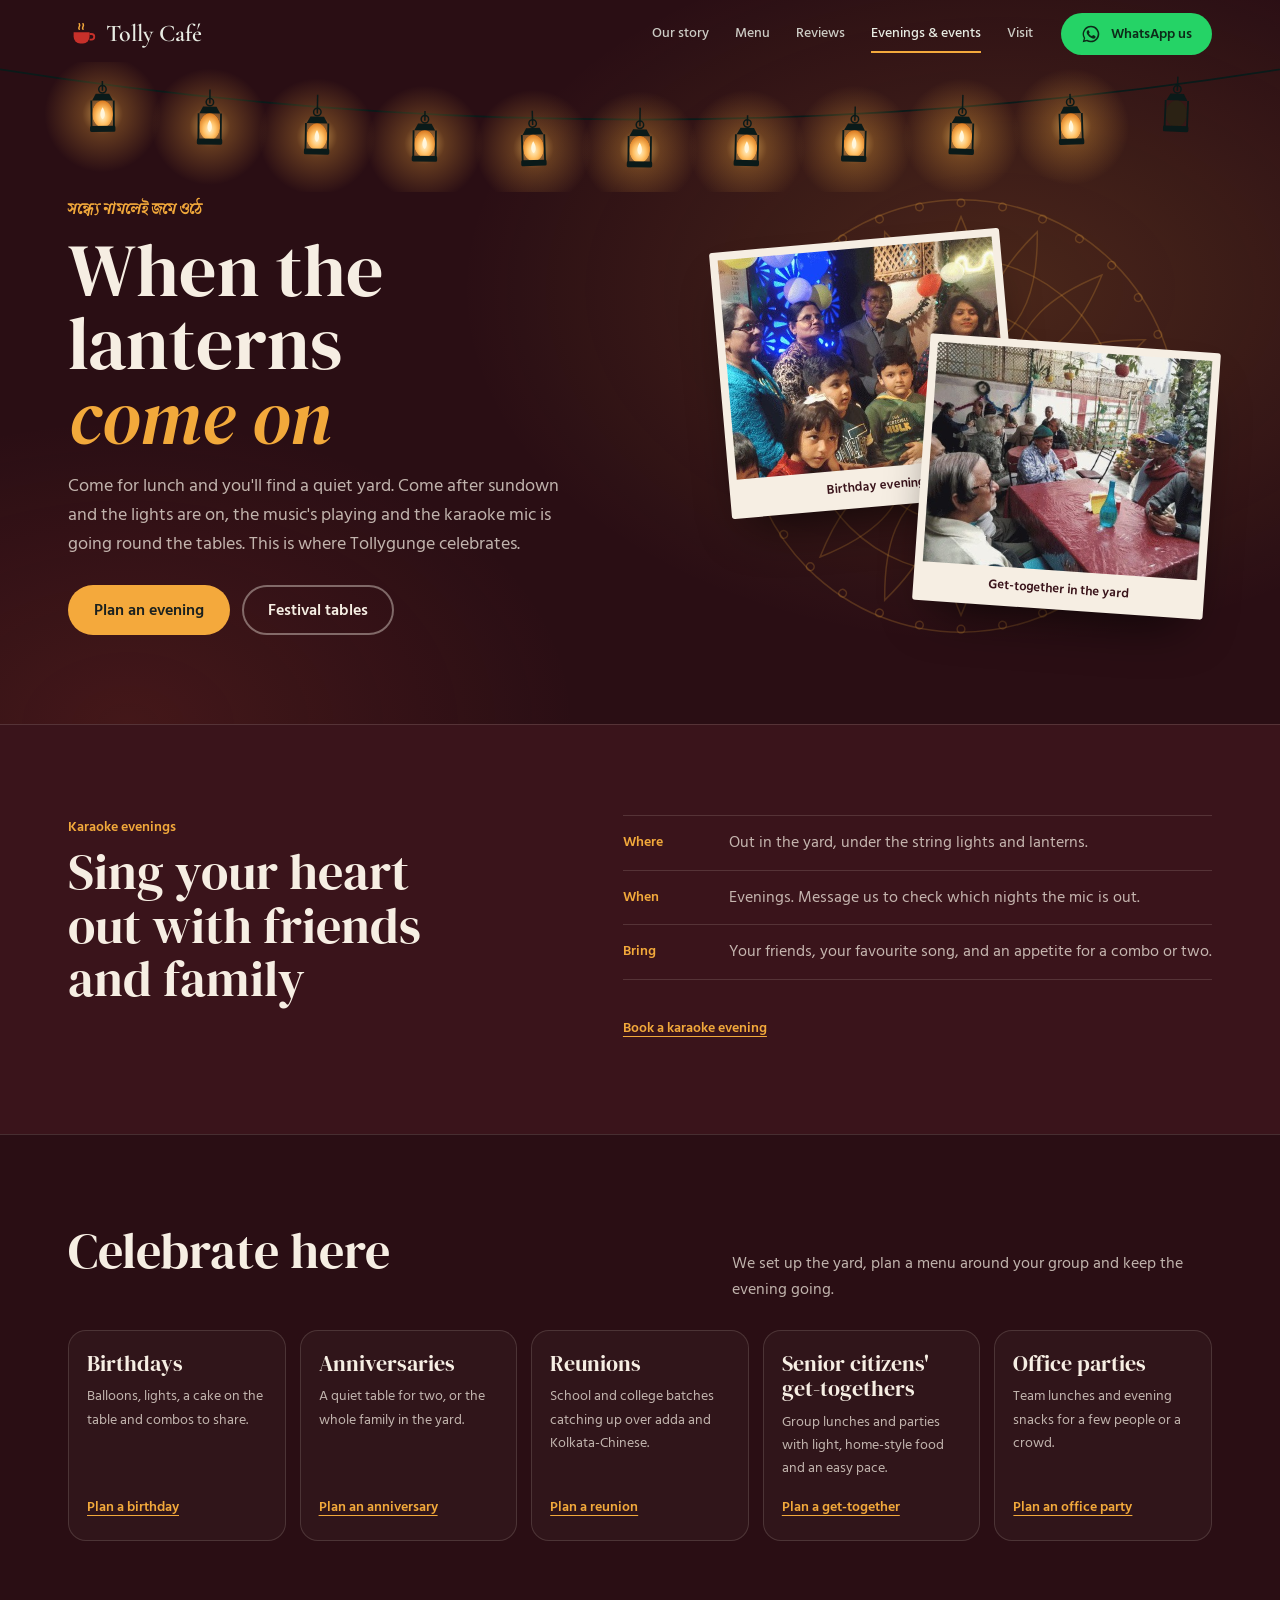
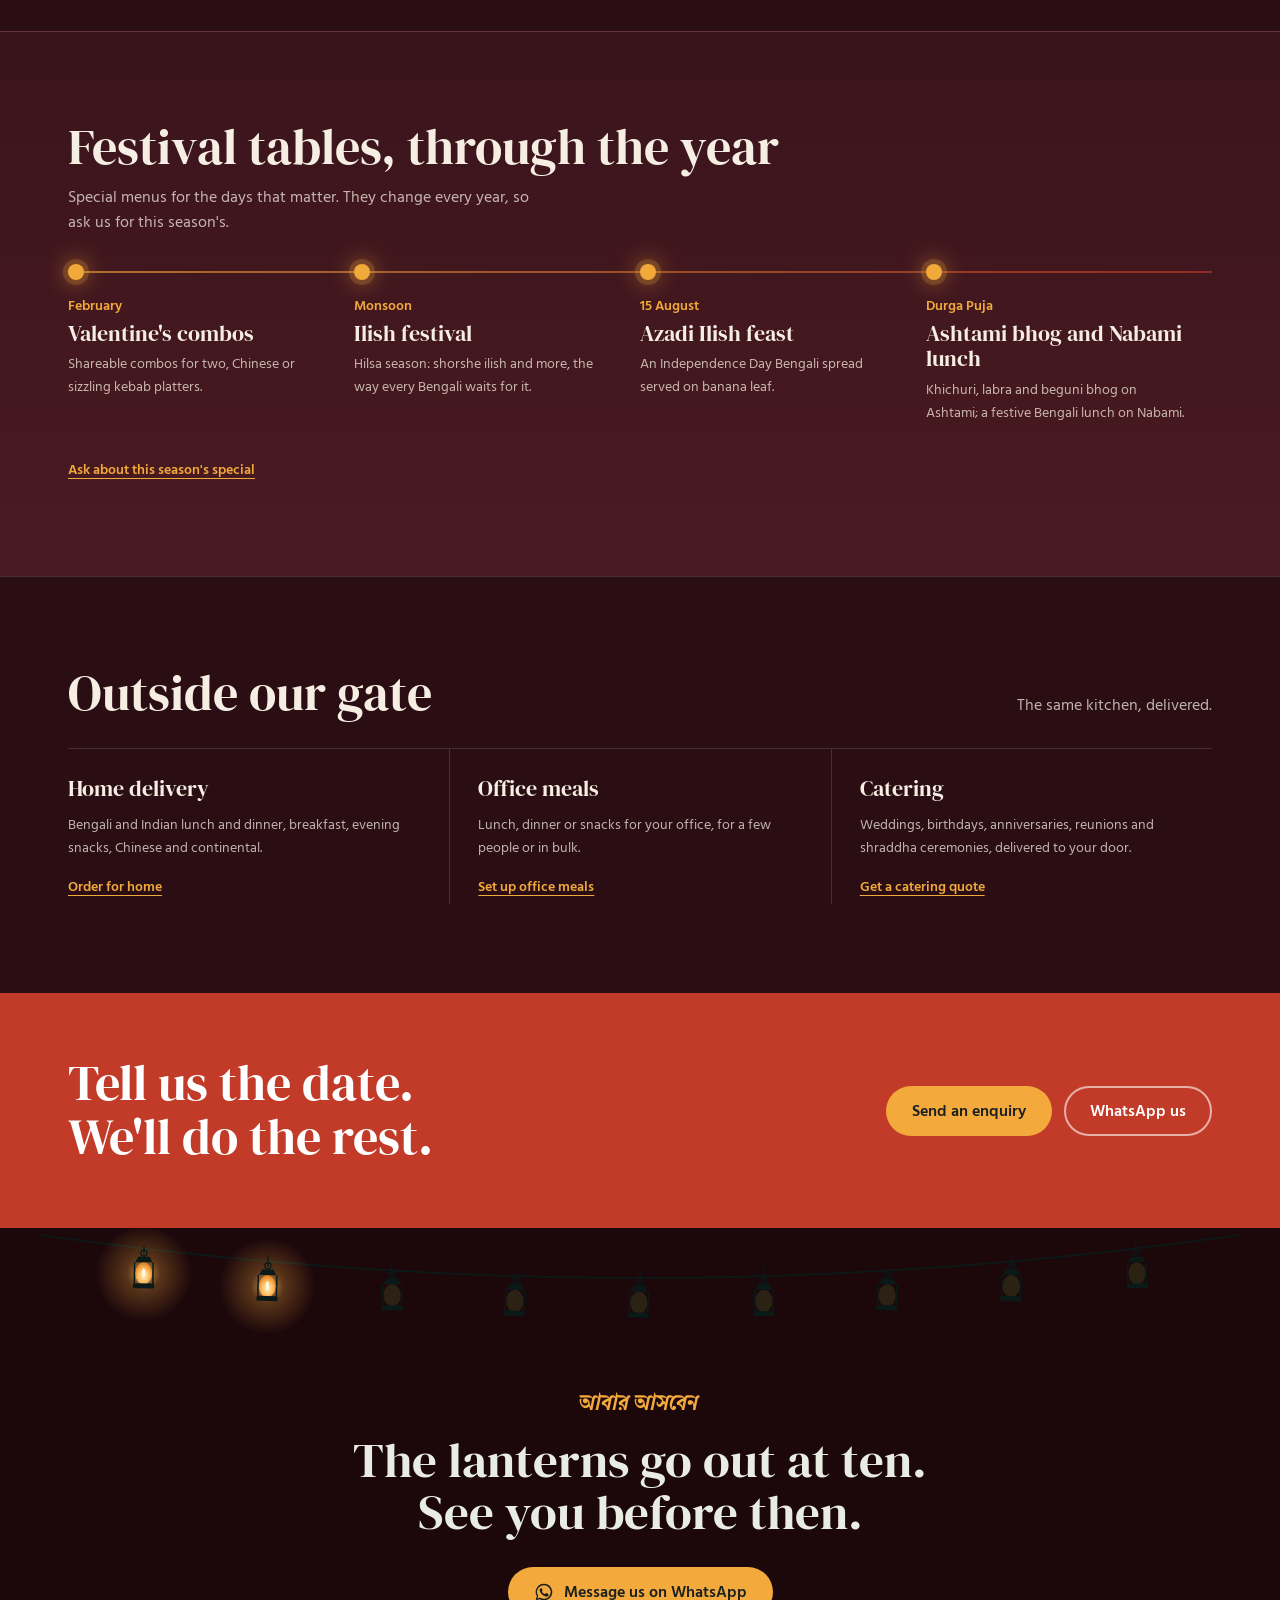
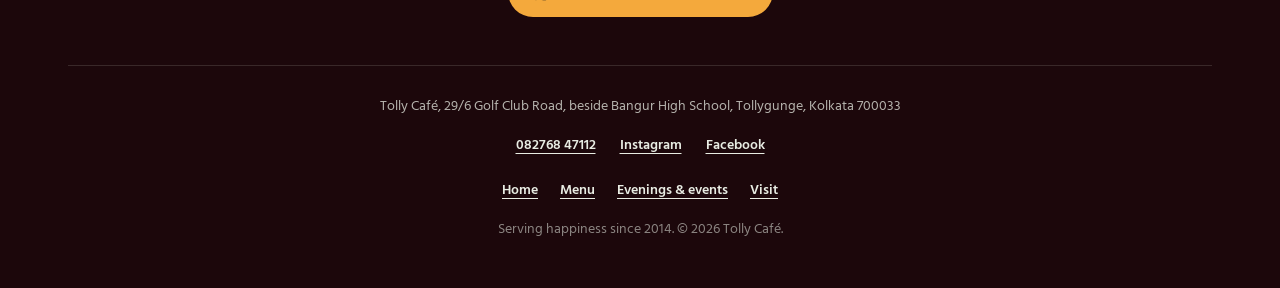
<file: events.html>
<!doctype html>
<html lang="en-IN">
<head>
  <meta charset="utf-8">
  <meta name="viewport" content="width=device-width, initial-scale=1">
  <title>Evenings & Events at Tolly Café | Karaoke, Birthdays, Festival Tables & Catering, Tollygunge</title>
  <meta name="description" content="Karaoke evenings in the yard, birthday and reunion parties, senior citizens' get-togethers, Ilish festival and Durga Puja bhog, plus home delivery, office meals and catering in Tollygunge, Kolkata.">
  <link rel="canonical" href="https://www.tollycafe.com/events.html">
  <meta name="theme-color" content="#12302E">
  <link rel="icon" href="favicon.svg" type="image/svg+xml">
  <meta property="og:type" content="website">
  <meta property="og:site_name" content="Tolly Café">
  <meta property="og:title" content="Evenings & Events at Tolly Café | Karaoke, Birthdays, Festival Tables & Catering, Tollygunge">
  <meta property="og:description" content="Karaoke evenings in the yard, birthday and reunion parties, senior citizens' get-togethers, Ilish festival and Durga Puja bhog, plus home delivery, office meals and catering in Tollygunge, Kolkata.">
  <meta property="og:url" content="https://www.tollycafe.com/events.html">
  <meta property="og:image" content="https://www.tollycafe.com/photos/og-cover.jpg">
  <meta property="og:locale" content="en_IN">
  <meta name="twitter:card" content="summary_large_image">
  <link rel="preconnect" href="https://fonts.googleapis.com">
  <link rel="preconnect" href="https://fonts.gstatic.com" crossorigin>
  <link href="https://fonts.googleapis.com/css2?family=Cormorant+Garamond:ital,wght@0,500;0,600;0,700;1,500&family=Galada&family=Hind+Siliguri:wght@400;500;600&family=DM+Serif+Display:ital@0;1&display=swap" rel="stylesheet">
  <link rel="stylesheet" href="css/styles.css">
</head>
<body class="page-events">
  <a class="skip" href="#main">Skip to content</a>

  <!-- ============ NAV ============ -->
  <header class="nav" id="nav">
    <div class="nav__inner">
      <a class="wordmark" href="index.html" aria-label="Tolly Café home">
        <svg class="wordmark__cup" viewBox="0 0 32 32" aria-hidden="true"><path d="M6 14h17v5a7 7 0 0 1-7 7h-3a7 7 0 0 1-7-7z" fill="currentColor"/><path d="M23 16h2a3 3 0 0 1 0 6h-2" fill="none" stroke="currentColor" stroke-width="2"/><path class="steam" d="M12 11c-2-2 2-3 0-6M16 11c-2-2 2-3 0-6" fill="none" stroke="currentColor" stroke-width="1.6" stroke-linecap="round"/></svg>
        <span>Tolly Café</span>
      </a>
      <nav class="nav__links" aria-label="Main">
        <a href="index.html#our-story">Our story</a>
        <a href="index.html#menu">Menu</a>
        <a href="index.html#reviews">Reviews</a>
        <a href="events.html" aria-current="page" class="is-active">Evenings &amp; events</a>
        <a href="visit.html">Visit</a>
      </nav>
      <a class="btn btn--wa btn--sm nav__cta" data-wa="Hi Tolly Café! I'd like to ask about a table." href="visit.html#enquire">
        <svg class="ico" aria-hidden="true"><use href="#i-wa"/></svg><span>WhatsApp us</span>
      </a>
      <button class="nav__toggle" aria-expanded="false" aria-controls="drawer" aria-label="Open menu">
        <span></span><span></span>
      </button>
    </div>
    <div class="drawer" id="drawer" hidden>
      <a href="index.html#our-story">Our story</a>
      <a href="index.html#menu">Menu</a>
      <a href="index.html#gallery" data-gal-link hidden>Photos</a>
      <a href="index.html#reviews">Reviews</a>
      <a href="events.html">Evenings &amp; events</a>
      <a href="visit.html">Visit</a>
    </div>
  </header>

  <main id="main">
    <section class="ehero" aria-labelledby="ev-h1">
      <svg class="ehero__lanterns" id="ev-lanterns" viewBox="0 0 1200 150" preserveAspectRatio="xMidYMin slice" aria-hidden="true"></svg>
      <div class="wrap ehero__grid">
        <div class="ehero__text">
          <p class="ev-bn" lang="bn">সন্ধ্যে নামলেই জমে ওঠে</p>
          <h1 id="ev-h1">When the lanterns <em>come on</em></h1>
          <p class="ehero__sub">Come for lunch and you'll find a quiet yard. Come after sundown and the lights are on, the music's playing and the karaoke mic is going round the tables. This is where Tollygunge celebrates.</p>
          <div class="ehero__ctas">
            <a class="btn btn--lantern" href="visit.html?for=Birthday%20or%20party#enquire">Plan an evening</a>
            <a class="btn btn--ghost" href="#festivals">Festival tables</a>
          </div>
        </div>
        <div class="ehero__art">
        <svg class="alpana" viewBox="0 0 600 600" aria-hidden="true">
          <g fill="none" stroke="currentColor" stroke-width="2">
            <circle cx="300" cy="300" r="282"/><circle cx="300" cy="300" r="205"/><circle cx="300" cy="300" r="140"/><circle cx="300" cy="300" r="60"/>
            <path transform="rotate(0.0 300 300)" d="M300 40 C330 110 330 160 300 200 C270 160 270 110 300 40Z"/><path transform="rotate(22.5 300 300)" d="M300 40 C330 110 330 160 300 200 C270 160 270 110 300 40Z"/><path transform="rotate(45.0 300 300)" d="M300 40 C330 110 330 160 300 200 C270 160 270 110 300 40Z"/><path transform="rotate(67.5 300 300)" d="M300 40 C330 110 330 160 300 200 C270 160 270 110 300 40Z"/><path transform="rotate(90.0 300 300)" d="M300 40 C330 110 330 160 300 200 C270 160 270 110 300 40Z"/><path transform="rotate(112.5 300 300)" d="M300 40 C330 110 330 160 300 200 C270 160 270 110 300 40Z"/><path transform="rotate(135.0 300 300)" d="M300 40 C330 110 330 160 300 200 C270 160 270 110 300 40Z"/><path transform="rotate(157.5 300 300)" d="M300 40 C330 110 330 160 300 200 C270 160 270 110 300 40Z"/><path transform="rotate(180.0 300 300)" d="M300 40 C330 110 330 160 300 200 C270 160 270 110 300 40Z"/><path transform="rotate(202.5 300 300)" d="M300 40 C330 110 330 160 300 200 C270 160 270 110 300 40Z"/><path transform="rotate(225.0 300 300)" d="M300 40 C330 110 330 160 300 200 C270 160 270 110 300 40Z"/><path transform="rotate(247.5 300 300)" d="M300 40 C330 110 330 160 300 200 C270 160 270 110 300 40Z"/><path transform="rotate(270.0 300 300)" d="M300 40 C330 110 330 160 300 200 C270 160 270 110 300 40Z"/><path transform="rotate(292.5 300 300)" d="M300 40 C330 110 330 160 300 200 C270 160 270 110 300 40Z"/><path transform="rotate(315.0 300 300)" d="M300 40 C330 110 330 160 300 200 C270 160 270 110 300 40Z"/><path transform="rotate(337.5 300 300)" d="M300 40 C330 110 330 160 300 200 C270 160 270 110 300 40Z"/><circle transform="rotate(0.0 300 300)" cx="300" cy="22" r="5"/><circle transform="rotate(11.25 300 300)" cx="300" cy="22" r="5"/><circle transform="rotate(22.5 300 300)" cx="300" cy="22" r="5"/><circle transform="rotate(33.75 300 300)" cx="300" cy="22" r="5"/><circle transform="rotate(45.0 300 300)" cx="300" cy="22" r="5"/><circle transform="rotate(56.25 300 300)" cx="300" cy="22" r="5"/><circle transform="rotate(67.5 300 300)" cx="300" cy="22" r="5"/><circle transform="rotate(78.75 300 300)" cx="300" cy="22" r="5"/><circle transform="rotate(90.0 300 300)" cx="300" cy="22" r="5"/><circle transform="rotate(101.25 300 300)" cx="300" cy="22" r="5"/><circle transform="rotate(112.5 300 300)" cx="300" cy="22" r="5"/><circle transform="rotate(123.75 300 300)" cx="300" cy="22" r="5"/><circle transform="rotate(135.0 300 300)" cx="300" cy="22" r="5"/><circle transform="rotate(146.25 300 300)" cx="300" cy="22" r="5"/><circle transform="rotate(157.5 300 300)" cx="300" cy="22" r="5"/><circle transform="rotate(168.75 300 300)" cx="300" cy="22" r="5"/><circle transform="rotate(180.0 300 300)" cx="300" cy="22" r="5"/><circle transform="rotate(191.25 300 300)" cx="300" cy="22" r="5"/><circle transform="rotate(202.5 300 300)" cx="300" cy="22" r="5"/><circle transform="rotate(213.75 300 300)" cx="300" cy="22" r="5"/><circle transform="rotate(225.0 300 300)" cx="300" cy="22" r="5"/><circle transform="rotate(236.25 300 300)" cx="300" cy="22" r="5"/><circle transform="rotate(247.5 300 300)" cx="300" cy="22" r="5"/><circle transform="rotate(258.75 300 300)" cx="300" cy="22" r="5"/><circle transform="rotate(270.0 300 300)" cx="300" cy="22" r="5"/><circle transform="rotate(281.25 300 300)" cx="300" cy="22" r="5"/><circle transform="rotate(292.5 300 300)" cx="300" cy="22" r="5"/><circle transform="rotate(303.75 300 300)" cx="300" cy="22" r="5"/><circle transform="rotate(315.0 300 300)" cx="300" cy="22" r="5"/><circle transform="rotate(326.25 300 300)" cx="300" cy="22" r="5"/><circle transform="rotate(337.5 300 300)" cx="300" cy="22" r="5"/><circle transform="rotate(348.75 300 300)" cx="300" cy="22" r="5"/><path transform="rotate(15 300 300)" d="M300 210 C318 235 318 255 300 270 C282 255 282 235 300 210Z"/><path transform="rotate(45 300 300)" d="M300 210 C318 235 318 255 300 270 C282 255 282 235 300 210Z"/><path transform="rotate(75 300 300)" d="M300 210 C318 235 318 255 300 270 C282 255 282 235 300 210Z"/><path transform="rotate(105 300 300)" d="M300 210 C318 235 318 255 300 270 C282 255 282 235 300 210Z"/><path transform="rotate(135 300 300)" d="M300 210 C318 235 318 255 300 270 C282 255 282 235 300 210Z"/><path transform="rotate(165 300 300)" d="M300 210 C318 235 318 255 300 270 C282 255 282 235 300 210Z"/><path transform="rotate(195 300 300)" d="M300 210 C318 235 318 255 300 270 C282 255 282 235 300 210Z"/><path transform="rotate(225 300 300)" d="M300 210 C318 235 318 255 300 270 C282 255 282 235 300 210Z"/><path transform="rotate(255 300 300)" d="M300 210 C318 235 318 255 300 270 C282 255 282 235 300 210Z"/><path transform="rotate(285 300 300)" d="M300 210 C318 235 318 255 300 270 C282 255 282 235 300 210Z"/><path transform="rotate(315 300 300)" d="M300 210 C318 235 318 255 300 270 C282 255 282 235 300 210Z"/><path transform="rotate(345 300 300)" d="M300 210 C318 235 318 255 300 270 C282 255 282 235 300 210Z"/>
          </g>
        </svg>
          <figure class="ev-print ev-print--a"><img src="photos/birthday.jpg" alt="A family celebrating a birthday among balloons and blue lights at Tolly Café" width="413" height="360"><figcaption>Birthday evening</figcaption></figure>
          <figure class="ev-print ev-print--b"><img src="photos/yard-gathering.jpg" alt="Senior guests chatting around red tables in the café yard" width="414" height="360"><figcaption>Get-together in the yard</figcaption></figure>
        </div>
      </div>
    </section>

    <section class="ev-sec ev-karaoke" aria-labelledby="ev-karaoke">
      <div class="wrap ev-split">
        <div>
          <p class="ev-kicker">Karaoke evenings</p>
          <h2 id="ev-karaoke">Sing your heart out with friends and family</h2>
        </div>
        <div>
          <dl class="ev-facts">
            <div><dt>Where</dt><dd>Out in the yard, under the string lights and lanterns.</dd></div>
            <div><dt>When</dt><dd>Evenings. Message us to check which nights the mic is out.</dd></div>
            <div><dt>Bring</dt><dd>Your friends, your favourite song, and an appetite for a combo or two.</dd></div>
          </dl>
          <a class="ev-link" href="visit.html?for=Karaoke%20evening#enquire">Book a karaoke evening</a>
        </div>
      </div>
    </section>

    <section class="ev-sec ev-celebrate" aria-labelledby="ev-celebrate">
      <div class="wrap">
        <div class="ev-head">
          <h2 id="ev-celebrate">Celebrate here</h2>
          <p>We set up the yard, plan a menu around your group and keep the evening going.</p>
        </div>
        <ul class="ev-cards">
          <li><h3>Birthdays</h3><p>Balloons, lights, a cake on the table and combos to share.</p><a class="ev-link" href="visit.html?for=Birthday%20or%20party#enquire">Plan a birthday</a></li>
          <li><h3>Anniversaries</h3><p>A quiet table for two, or the whole family in the yard.</p><a class="ev-link" href="visit.html?for=Birthday%20or%20party#enquire">Plan an anniversary</a></li>
          <li><h3>Reunions</h3><p>School and college batches catching up over adda and Kolkata-Chinese.</p><a class="ev-link" href="visit.html?for=Birthday%20or%20party#enquire">Plan a reunion</a></li>
          <li><h3>Senior citizens' get-togethers</h3><p>Group lunches and parties with light, home-style food and an easy pace.</p><a class="ev-link" href="visit.html?for=Birthday%20or%20party#enquire">Plan a get-together</a></li>
          <li><h3>Office parties</h3><p>Team lunches and evening snacks for a few people or a crowd.</p><a class="ev-link" href="visit.html?for=Office%20or%20catering%20order#enquire">Plan an office party</a></li>
        </ul>
      </div>
    </section>

    <section class="ev-sec ev-festivals" id="festivals" aria-labelledby="ev-fest">
      <div class="wrap">
        <div class="ev-head">
          <h2 id="ev-fest">Festival tables, through the year</h2>
          <p>Special menus for the days that matter. They change every year, so ask us for this season's.</p>
        </div>
        <ol class="ev-year">
          <li><span class="ev-when">February</span><h3>Valentine's combos</h3><p>Shareable combos for two, Chinese or sizzling kebab platters.</p></li>
          <li><span class="ev-when">Monsoon</span><h3>Ilish festival</h3><p>Hilsa season: shorshe ilish and more, the way every Bengali waits for it.</p></li>
          <li><span class="ev-when">15 August</span><h3>Azadi Ilish feast</h3><p>An Independence Day Bengali spread served on banana leaf.</p></li>
          <li><span class="ev-when">Durga Puja</span><h3>Ashtami bhog and Nabami lunch</h3><p>Khichuri, labra and beguni bhog on Ashtami; a festive Bengali lunch on Nabami.</p></li>
        </ol>
        <a class="ev-link" href="visit.html?for=Festival%20special#enquire">Ask about this season's special</a>
      </div>
    </section>

    <section class="ev-sec ev-out" aria-labelledby="ev-out">
      <div class="wrap">
        <div class="ev-head">
          <h2 id="ev-out">Outside our gate</h2>
          <p>The same kitchen, delivered.</p>
        </div>
        <ul class="ev-trio">
          <li><h3>Home delivery</h3><p>Bengali and Indian lunch and dinner, breakfast, evening snacks, Chinese and continental.</p><a class="ev-link" href="visit.html?for=Home%20delivery#enquire">Order for home</a></li>
          <li><h3>Office meals</h3><p>Lunch, dinner or snacks for your office, for a few people or in bulk.</p><a class="ev-link" href="visit.html?for=Office%20or%20catering%20order#enquire">Set up office meals</a></li>
          <li><h3>Catering</h3><p>Weddings, birthdays, anniversaries, reunions and shraddha ceremonies, delivered to your door.</p><a class="ev-link" href="visit.html?for=Office%20or%20catering%20order#enquire">Get a catering quote</a></li>
        </ul>
      </div>
    </section>

    <section class="ev-cta" aria-labelledby="ev-cta">
      <div class="wrap ev-cta__inner">
        <h2 id="ev-cta">Tell us the date. We'll do the rest.</h2>
        <div class="ev-cta__btns">
          <a class="btn btn--lantern" href="visit.html#enquire">Send an enquiry</a>
          <a class="btn btn--ghost" href="#" data-wa="Hi Tolly Café! I'd like to plan an evening.">WhatsApp us</a>
        </div>
      </div>
    </section>
  </main>

  <!-- ============ FOOTER / LAST IMPRESSION ============ -->
  <footer class="foot" id="foot">
    <svg class="foot__lanterns" id="foot-lanterns" viewBox="0 0 1200 140" preserveAspectRatio="xMidYMin meet" aria-hidden="true">
      <defs>
        <radialGradient id="g-glow"><stop offset="0" stop-color="#ffcf7a" stop-opacity=".75"/><stop offset=".35" stop-color="#f4a93c" stop-opacity=".28"/><stop offset="1" stop-color="#f4a93c" stop-opacity="0"/></radialGradient>
        <radialGradient id="g-globe" cx=".5" cy=".6" r=".6"><stop offset="0" stop-color="#fff1c9"/><stop offset=".5" stop-color="#ffc064"/><stop offset="1" stop-color="#d9791f"/></radialGradient>
      </defs>
    </svg>
    <div class="wrap foot__inner">
      <p class="foot__bn" lang="bn">আবার আসবেন</p>
      <h2 class="foot__title">The lanterns go out at ten.<br>See you before then.</h2>
      <a class="btn btn--lantern" href="visit.html#enquire" data-wa="Hi Tolly Café! I'd like to book a table.">
        <svg class="ico" aria-hidden="true"><use href="#i-wa"/></svg>Message us on WhatsApp
      </a>
      <div class="foot__meta">
        <p>Tolly Café, 29/6 Golf Club Road, beside Bangur High School, Tollygunge, Kolkata 700033</p>
        <p>
          <a href="tel:+918276847112">082768 47112</a>
          <a href="https://www.instagram.com/tolly_cafe_tollygunge/" target="_blank" rel="noopener">Instagram</a>
          <a href="#" id="fb-link" target="_blank" rel="noopener" hidden>Facebook</a>
        </p>
        <p class="foot__pages"><a href="index.html">Home</a><a href="index.html#menu">Menu</a><a href="events.html">Evenings &amp; events</a><a href="visit.html">Visit</a></p>
        <p class="foot__small">Serving happiness since 2014. &copy; <span id="year">2026</span> Tolly Café.</p>
      </div>
    </div>
  </footer>

  <!-- floating WhatsApp on small screens -->
  <a class="fab" href="visit.html#enquire" data-wa="Hi Tolly Café! I'd like to ask about a table." aria-label="Message Tolly Café on WhatsApp">
    <svg class="ico" aria-hidden="true"><use href="#i-wa"/></svg>
  </a>

  <p class="toast" id="toast" role="status" aria-live="polite"></p>

  <!-- icons -->
  <svg width="0" height="0" style="position:absolute" aria-hidden="true">
    <symbol id="i-wa" viewBox="0 0 24 24"><path fill="currentColor" d="M12 2a10 10 0 0 0-8.6 15.1L2 22l5-1.3A10 10 0 1 0 12 2zm0 18.2c-1.6 0-3.1-.4-4.4-1.2l-.3-.2-3 .8.8-2.9-.2-.3A8.2 8.2 0 1 1 12 20.2zm4.5-6.1c-.2-.1-1.5-.7-1.7-.8-.2-.1-.4-.1-.6.1l-.8 1c-.1.2-.3.2-.5.1a6.7 6.7 0 0 1-3.3-2.9c-.3-.4.3-.4.7-1.4.1-.2 0-.3 0-.4l-.8-1.8c-.2-.5-.4-.4-.6-.4h-.5a1 1 0 0 0-.7.3 3 3 0 0 0-.9 2.2 5.2 5.2 0 0 0 1.1 2.8 11.9 11.9 0 0 0 4.6 4c1.7.7 2.3.8 3.2.6.5-.1 1.5-.6 1.7-1.2.2-.6.2-1.1.2-1.2-.1-.1-.3-.2-.5-.3z"/></symbol>
    <symbol id="i-arrow" viewBox="0 0 24 24"><path d="M15 5l-7 7 7 7" fill="none" stroke="currentColor" stroke-width="2.2" stroke-linecap="round" stroke-linejoin="round"/></symbol>
    <symbol id="i-search" viewBox="0 0 24 24"><circle cx="11" cy="11" r="7" fill="none" stroke="currentColor" stroke-width="2"/><path d="m20 20-3.5-3.5" stroke="currentColor" stroke-width="2" stroke-linecap="round"/></symbol>
  </svg>

  <script src="js/main.js"></script>
</body>
</html>
</file>
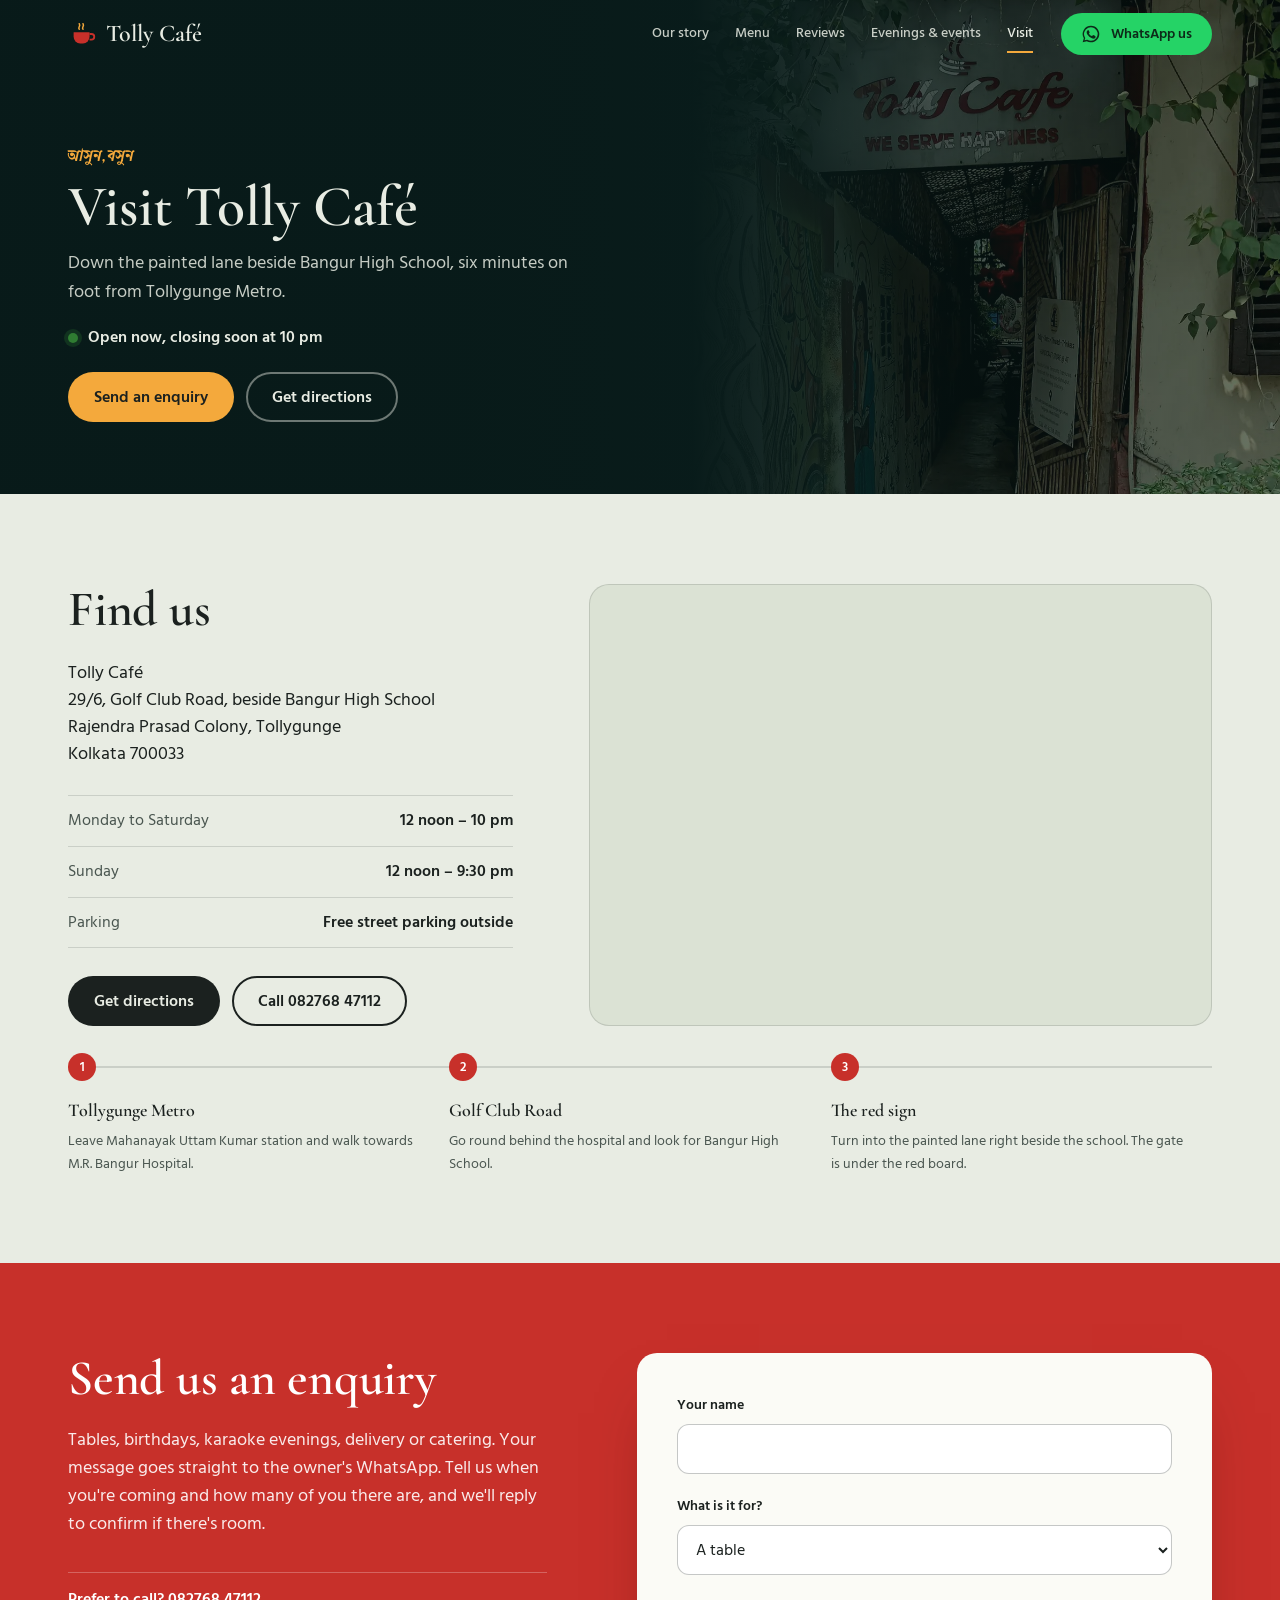
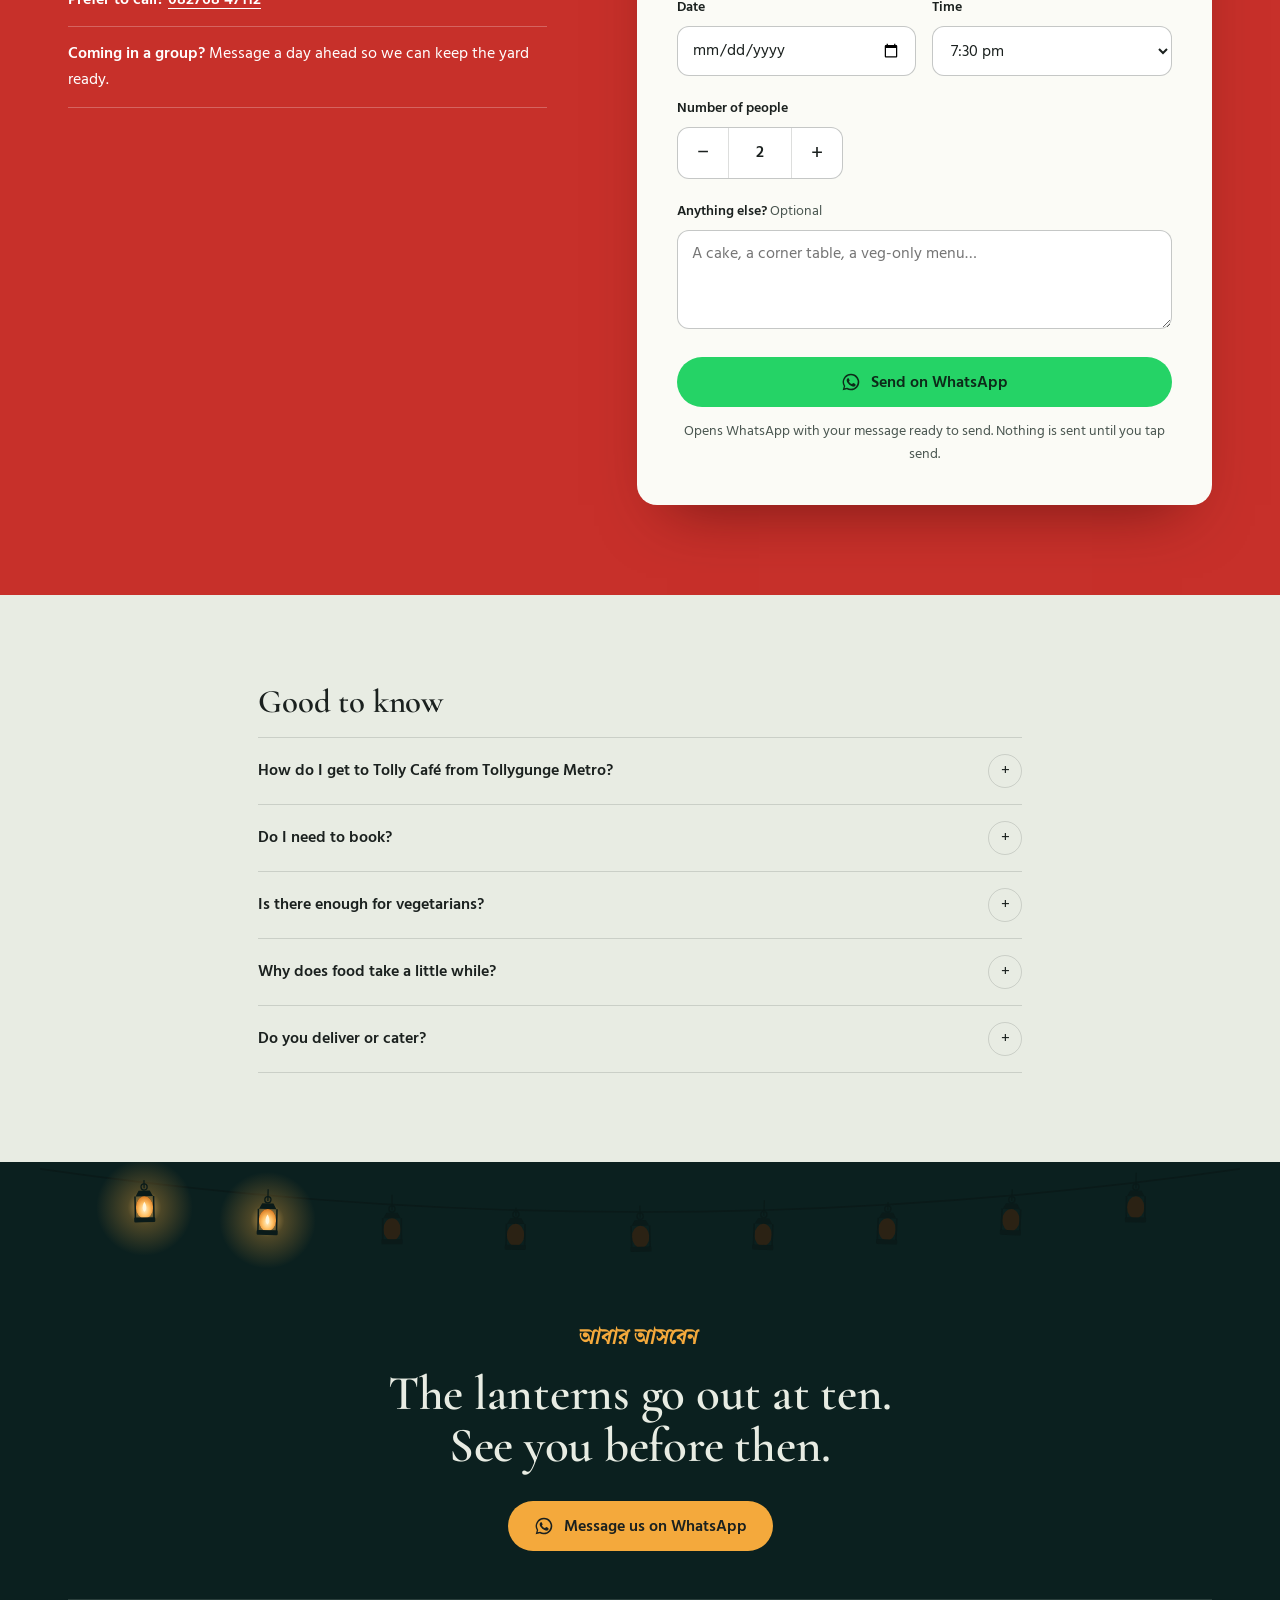
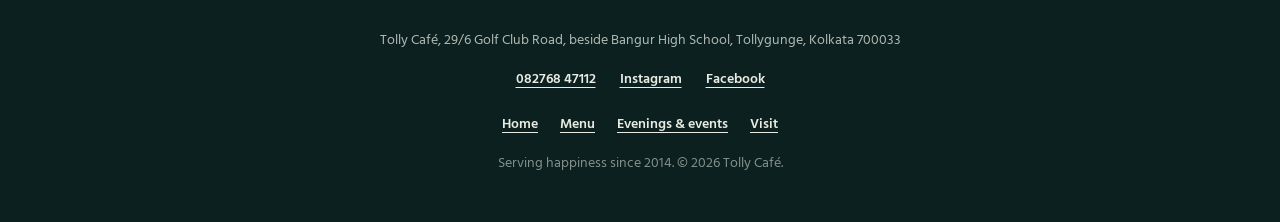
<file: visit.html>
<!doctype html>
<html lang="en-IN">
<head>
  <meta charset="utf-8">
  <meta name="viewport" content="width=device-width, initial-scale=1">
  <title>Visit Tolly Café | Directions, Hours & Table Enquiries, Golf Club Road, Tollygunge</title>
  <meta name="description" content="Find Tolly Café down the lane beside Bangur High School, six minutes from Tollygunge Metro. Opening hours, directions, map, and a quick WhatsApp enquiry form for tables, parties and catering.">
  <link rel="canonical" href="https://www.tollycafe.com/visit.html">
  <meta name="theme-color" content="#12302E">
  <link rel="icon" href="favicon.svg" type="image/svg+xml">
  <meta property="og:type" content="website">
  <meta property="og:site_name" content="Tolly Café">
  <meta property="og:title" content="Visit Tolly Café | Directions, Hours & Table Enquiries, Golf Club Road, Tollygunge">
  <meta property="og:description" content="Find Tolly Café down the lane beside Bangur High School, six minutes from Tollygunge Metro. Opening hours, directions, map, and a quick WhatsApp enquiry form for tables, parties and catering.">
  <meta property="og:url" content="https://www.tollycafe.com/visit.html">
  <meta property="og:image" content="https://www.tollycafe.com/photos/og-cover.jpg">
  <meta property="og:locale" content="en_IN">
  <meta name="twitter:card" content="summary_large_image">
  <link rel="preconnect" href="https://fonts.googleapis.com">
  <link rel="preconnect" href="https://fonts.gstatic.com" crossorigin>
  <link href="https://fonts.googleapis.com/css2?family=Cormorant+Garamond:ital,wght@0,500;0,600;0,700;1,500&family=Galada&family=Hind+Siliguri:wght@400;500;600&display=swap" rel="stylesheet">
  <link rel="stylesheet" href="css/styles.css">
  <script type="application/ld+json">
  {
    "@context": "https://schema.org",
    "@type": ["Restaurant", "CafeOrCoffeeShop"],
    "name": "Tolly Café",
    "slogan": "We serve happiness",
    "description": "A home-style garden café in Tollygunge, Kolkata, serving Kolkata-Chinese combos, Bengali thalis, snacks, coffee and desserts since 2014. Karaoke evenings, party bookings, home delivery and catering.",
    "url": "https://www.tollycafe.com/",
    "telephone": "+91-82768-47112",
    "image": "https://www.tollycafe.com/photos/og-cover.jpg",
    "priceRange": "₹200–400",
    "servesCuisine": ["Bengali", "Indo-Chinese", "North Indian", "Continental", "Cafe", "Desserts"],
    "acceptsReservations": "True",
    "hasMenu": "https://www.tollycafe.com/#menu",
    "foundingDate": "2014",
    "address": {
      "@type": "PostalAddress",
      "streetAddress": "29/6, Golf Club Road, beside Bangur High School, Rajendra Prasad Colony, Tollygunge",
      "addressLocality": "Kolkata",
      "addressRegion": "West Bengal",
      "postalCode": "700033",
      "addressCountry": "IN"
    },
    "geo": { "@type": "GeoCoordinates", "latitude": 22.4978404, "longitude": 88.3465922 },
    "openingHoursSpecification": [
      { "@type": "OpeningHoursSpecification", "dayOfWeek": ["Monday","Tuesday","Wednesday","Thursday","Friday","Saturday"], "opens": "12:00", "closes": "22:00" },
      { "@type": "OpeningHoursSpecification", "dayOfWeek": "Sunday", "opens": "12:00", "closes": "21:30" }
    ],
    "sameAs": ["https://www.instagram.com/tolly_cafe_tollygunge/", "https://www.facebook.com/TollyCafeGolfClub/"]
  }
  </script>
  <script type="application/ld+json">
  {
    "@context": "https://schema.org",
    "@type": "FAQPage",
    "mainEntity": [
      { "@type": "Question", "name": "How do I get to Tolly Café from Tollygunge Metro?",
        "acceptedAnswer": { "@type": "Answer", "text": "Walk about six minutes from Tollygunge (Mahanayak Uttam Kumar) Metro towards M.R. Bangur Hospital and onto Golf Club Road. The café is down the lane right beside Bangur High School, under a red sign." } },
      { "@type": "Question", "name": "Can I reserve a table at Tolly Café?",
        "acceptedAnswer": { "@type": "Answer", "text": "Yes. Send the date, time and number of people on WhatsApp to +91 82768 47112 and the café will confirm availability." } },
      { "@type": "Question", "name": "Can I book Tolly Café for a birthday or get-together?",
        "acceptedAnswer": { "@type": "Answer", "text": "Yes. Birthdays, anniversaries, reunions, senior citizens' get-togethers and karaoke evenings can be arranged. Message on WhatsApp with your date and group size." } },
      { "@type": "Question", "name": "Does Tolly Café deliver?",
        "acceptedAnswer": { "@type": "Answer", "text": "Yes. Home delivery of Bengali, Indian, Chinese and continental food, office meals in small or bulk quantities, and catering for events." } },
      { "@type": "Question", "name": "How much does a meal at Tolly Café cost?",
        "acceptedAnswer": { "@type": "Answer", "text": "Most guests spend ₹200–400 per person. Shareable combos for two start at ₹299." } }
    ]
  }
  </script>
</head>
<body class="page-visit">
  <a class="skip" href="#main">Skip to content</a>

  <!-- ============ NAV ============ -->
  <header class="nav" id="nav">
    <div class="nav__inner">
      <a class="wordmark" href="index.html" aria-label="Tolly Café home">
        <svg class="wordmark__cup" viewBox="0 0 32 32" aria-hidden="true"><path d="M6 14h17v5a7 7 0 0 1-7 7h-3a7 7 0 0 1-7-7z" fill="currentColor"/><path d="M23 16h2a3 3 0 0 1 0 6h-2" fill="none" stroke="currentColor" stroke-width="2"/><path class="steam" d="M12 11c-2-2 2-3 0-6M16 11c-2-2 2-3 0-6" fill="none" stroke="currentColor" stroke-width="1.6" stroke-linecap="round"/></svg>
        <span>Tolly Café</span>
      </a>
      <nav class="nav__links" aria-label="Main">
        <a href="index.html#our-story">Our story</a>
        <a href="index.html#menu">Menu</a>
        <a href="index.html#reviews">Reviews</a>
        <a href="events.html">Evenings &amp; events</a>
        <a href="visit.html" aria-current="page" class="is-active">Visit</a>
      </nav>
      <a class="btn btn--wa btn--sm nav__cta" data-wa="Hi Tolly Café! I'd like to ask about a table." href="visit.html#enquire">
        <svg class="ico" aria-hidden="true"><use href="#i-wa"/></svg><span>WhatsApp us</span>
      </a>
      <button class="nav__toggle" aria-expanded="false" aria-controls="drawer" aria-label="Open menu">
        <span></span><span></span>
      </button>
    </div>
    <div class="drawer" id="drawer" hidden>
      <a href="index.html#our-story">Our story</a>
      <a href="index.html#menu">Menu</a>
      <a href="index.html#gallery" data-gal-link hidden>Photos</a>
      <a href="index.html#reviews">Reviews</a>
      <a href="events.html">Evenings &amp; events</a>
      <a href="visit.html">Visit</a>
    </div>
  </header>

  <main id="main">
    <section class="phead" aria-labelledby="visit-h1">
      <picture class="phead__photo" aria-hidden="true">
        <source srcset="photos/hero-lane.webp" type="image/webp">
        <img src="photos/hero-lane.jpg" alt="" width="1100" height="1719">
      </picture>
      <div class="wrap phead__inner">
        <p class="phead__bn" lang="bn">আসুন, বসুন</p>
        <h1 id="visit-h1">Visit Tolly Café</h1>
        <p class="phead__sub">Down the painted lane beside Bangur High School, six minutes on foot from Tollygunge Metro.</p>
        <p class="phead__status visit__status" id="open-status" aria-live="polite"></p>
        <div class="phead__ctas">
          <a class="btn btn--lantern" href="#enquire">Send an enquiry</a>
          <a class="btn btn--ghost" href="https://www.google.com/maps/dir/?api=1&amp;destination=Tolly+Caf%C3%A9+29%2F6+Golf+Club+Rd+Tollygunge+Kolkata+700033" target="_blank" rel="noopener">Get directions</a>
        </div>
      </div>
    </section>

    <section class="visit" id="visit" aria-labelledby="visit-title">
      <div class="wrap visit__grid">
        <div class="visit__info">
          <h2 id="visit-title">Find us</h2>
          <address>
            Tolly Café<br>
            29/6, Golf Club Road, beside Bangur High School<br>
            Rajendra Prasad Colony, Tollygunge<br>
            Kolkata 700033
          </address>
          <dl class="hours">
            <div><dt>Monday to Saturday</dt><dd>12 noon – 10 pm</dd></div>
            <div><dt>Sunday</dt><dd>12 noon – 9:30 pm</dd></div>
            <div><dt>Parking</dt><dd>Free street parking outside</dd></div>
          </dl>
          
          <div class="visit__ctas">
            <a class="btn btn--ink" href="https://www.google.com/maps/dir/?api=1&amp;destination=Tolly+Caf%C3%A9+29%2F6+Golf+Club+Rd+Tollygunge+Kolkata+700033" target="_blank" rel="noopener">Get directions</a>
            <a class="btn btn--outline" href="tel:+918276847112">Call 082768 47112</a>
          </div>
        </div>
        <div class="visit__map">
          <iframe title="Map showing Tolly Café on Golf Club Road, Tollygunge" loading="lazy" referrerpolicy="no-referrer-when-downgrade"
            src="https://maps.google.com/maps?q=Tolly%20Caf%C3%A9%2C%2029%2F6%20Golf%20Club%20Rd%2C%20Tollygunge%2C%20Kolkata%20700033&amp;z=16&amp;output=embed"></iframe>
        </div>
      </div>

      <ol class="steps wrap" aria-label="Getting here from the metro">
        <li><h3>Tollygunge Metro</h3><p>Leave Mahanayak Uttam Kumar station and walk towards M.R. Bangur Hospital.</p></li>
        <li><h3>Golf Club Road</h3><p>Go round behind the hospital and look for Bangur High School.</p></li>
        <li><h3>The red sign</h3><p>Turn into the painted lane right beside the school. The gate is under the red board.</p></li>
      </ol>
    </section>

    <section class="reserve" id="enquire" aria-labelledby="res-title">
      <div class="wrap reserve__grid">
        <div class="reserve__intro">
          <h2 id="res-title">Send us an enquiry</h2>
          <p>Tables, birthdays, karaoke evenings, delivery or catering. Your message goes straight to the owner's WhatsApp. Tell us when you're coming and how many of you there are, and we'll reply to confirm if there's room.</p>
          <ul class="reserve__alt">
            <li><span>Prefer to call?</span> <a href="tel:+918276847112">082768 47112</a></li>
            <li><span>Coming in a group?</span> Message a day ahead so we can keep the yard ready.</li>
          </ul>
        </div>

        <form class="form" id="reserve-form" novalidate>
          <div class="field">
            <label for="f-name">Your name</label>
            <input id="f-name" name="name" type="text" autocomplete="name" required>
            <p class="field__err" id="err-name" hidden>Add your name so we know who to expect.</p>
          </div>
          <div class="field">
            <label for="f-what">What is it for?</label>
            <select id="f-what" name="what">
              <option>A table</option>
              <option>Birthday or party</option>
              <option>Karaoke evening</option>
              <option>Festival special</option>
              <option>Home delivery</option>
              <option>Office or catering order</option>
              <option>Something else</option>
            </select>
          </div>
          <div class="field-row">
            <div class="field">
              <label for="f-date">Date</label>
              <input id="f-date" name="date" type="date" required>
              <p class="field__err" id="err-date" hidden>Pick a date from today onwards.</p>
            </div>
            <div class="field">
              <label for="f-time">Time</label>
              <select id="f-time" name="time"></select>
            </div>
          </div>
          <div class="field">
            <span class="label" id="l-people">Number of people</span>
            <div class="stepper" role="group" aria-labelledby="l-people">
              <button type="button" data-step="-1" aria-label="One fewer person">−</button>
              <input id="f-people" name="people" type="number" inputmode="numeric" min="1" max="200" value="2" aria-labelledby="l-people">
              <button type="button" data-step="1" aria-label="One more person">+</button>
            </div>
          </div>
          <div class="field">
            <label for="f-note">Anything else? <span class="opt">Optional</span></label>
            <textarea id="f-note" name="note" rows="3" placeholder="A cake, a corner table, a veg-only menu…"></textarea>
          </div>
          <button class="btn btn--wa btn--block" type="submit">
            <svg class="ico" aria-hidden="true"><use href="#i-wa"/></svg>Send on WhatsApp
          </button>
          <p class="form__hint">Opens WhatsApp with your message ready to send. Nothing is sent until you tap send.</p>
        </form>
      </div>
    </section>

    <section class="faqsec" aria-labelledby="faq-title">
      <div class="wrap faq" aria-labelledby="faq-title">
        <h2 id="faq-title" class="faq__title">Good to know</h2>
        <details>
          <summary>How do I get to Tolly Café from Tollygunge Metro?</summary>
          <p>It's about a six-minute walk. Head towards M.R. Bangur Hospital, go round behind it onto Golf Club Road, and turn into the lane right beside Bangur High School. Look for the red sign over the gate.</p>
        </details>
        <details>
          <summary>Do I need to book?</summary>
          <p>Walk-ins are welcome, but the yard is small and weekend evenings fill up. A WhatsApp message a day ahead is the surest way to get a table.</p>
        </details>
        <details>
          <summary>Is there enough for vegetarians?</summary>
          <p>Yes. There's a full Bengali niramish section, North Indian paneer and dal, veg momo, Chinese and sandwiches. Switch on "Veg only" in the <a href="index.html#menu">menu</a> to see everything.</p>
        </details>
        <details>
          <summary>Why does food take a little while?</summary>
          <p>Because nothing is kept ready. We start cooking once you order, the way it's done at home, so on a busy evening it can take a while. If you're short on time, tell us when you order.</p>
        </details>
        <details>
          <summary>Do you deliver or cater?</summary>
          <p>Yes. Home delivery around Tollygunge, office meals for a few people or in bulk, and catering for weddings, birthdays, anniversaries, reunions and shraddha ceremonies. Message us with the date and headcount.</p>
        </details>
      </div>
    </section>
  </main>

  <!-- ============ FOOTER / LAST IMPRESSION ============ -->
  <footer class="foot" id="foot">
    <svg class="foot__lanterns" id="foot-lanterns" viewBox="0 0 1200 140" preserveAspectRatio="xMidYMin meet" aria-hidden="true">
      <defs>
        <radialGradient id="g-glow"><stop offset="0" stop-color="#ffcf7a" stop-opacity=".75"/><stop offset=".35" stop-color="#f4a93c" stop-opacity=".28"/><stop offset="1" stop-color="#f4a93c" stop-opacity="0"/></radialGradient>
        <radialGradient id="g-globe" cx=".5" cy=".6" r=".6"><stop offset="0" stop-color="#fff1c9"/><stop offset=".5" stop-color="#ffc064"/><stop offset="1" stop-color="#d9791f"/></radialGradient>
      </defs>
    </svg>
    <div class="wrap foot__inner">
      <p class="foot__bn" lang="bn">আবার আসবেন</p>
      <h2 class="foot__title">The lanterns go out at ten.<br>See you before then.</h2>
      <a class="btn btn--lantern" href="visit.html#enquire" data-wa="Hi Tolly Café! I'd like to book a table.">
        <svg class="ico" aria-hidden="true"><use href="#i-wa"/></svg>Message us on WhatsApp
      </a>
      <div class="foot__meta">
        <p>Tolly Café, 29/6 Golf Club Road, beside Bangur High School, Tollygunge, Kolkata 700033</p>
        <p>
          <a href="tel:+918276847112">082768 47112</a>
          <a href="https://www.instagram.com/tolly_cafe_tollygunge/" target="_blank" rel="noopener">Instagram</a>
          <a href="#" id="fb-link" target="_blank" rel="noopener" hidden>Facebook</a>
        </p>
        <p class="foot__pages"><a href="index.html">Home</a><a href="index.html#menu">Menu</a><a href="events.html">Evenings &amp; events</a><a href="visit.html">Visit</a></p>
        <p class="foot__small">Serving happiness since 2014. &copy; <span id="year">2026</span> Tolly Café.</p>
      </div>
    </div>
  </footer>

  <!-- floating WhatsApp on small screens -->
  <a class="fab" href="visit.html#enquire" data-wa="Hi Tolly Café! I'd like to ask about a table." aria-label="Message Tolly Café on WhatsApp">
    <svg class="ico" aria-hidden="true"><use href="#i-wa"/></svg>
  </a>

  <p class="toast" id="toast" role="status" aria-live="polite"></p>

  <!-- icons -->
  <svg width="0" height="0" style="position:absolute" aria-hidden="true">
    <symbol id="i-wa" viewBox="0 0 24 24"><path fill="currentColor" d="M12 2a10 10 0 0 0-8.6 15.1L2 22l5-1.3A10 10 0 1 0 12 2zm0 18.2c-1.6 0-3.1-.4-4.4-1.2l-.3-.2-3 .8.8-2.9-.2-.3A8.2 8.2 0 1 1 12 20.2zm4.5-6.1c-.2-.1-1.5-.7-1.7-.8-.2-.1-.4-.1-.6.1l-.8 1c-.1.2-.3.2-.5.1a6.7 6.7 0 0 1-3.3-2.9c-.3-.4.3-.4.7-1.4.1-.2 0-.3 0-.4l-.8-1.8c-.2-.5-.4-.4-.6-.4h-.5a1 1 0 0 0-.7.3 3 3 0 0 0-.9 2.2 5.2 5.2 0 0 0 1.1 2.8 11.9 11.9 0 0 0 4.6 4c1.7.7 2.3.8 3.2.6.5-.1 1.5-.6 1.7-1.2.2-.6.2-1.1.2-1.2-.1-.1-.3-.2-.5-.3z"/></symbol>
    <symbol id="i-arrow" viewBox="0 0 24 24"><path d="M15 5l-7 7 7 7" fill="none" stroke="currentColor" stroke-width="2.2" stroke-linecap="round" stroke-linejoin="round"/></symbol>
    <symbol id="i-search" viewBox="0 0 24 24"><circle cx="11" cy="11" r="7" fill="none" stroke="currentColor" stroke-width="2"/><path d="m20 20-3.5-3.5" stroke="currentColor" stroke-width="2" stroke-linecap="round"/></symbol>
  </svg>

  <script src="js/main.js"></script>
</body>
</html>
</file>
<file: css/styles.css>
/* =========================================================
   Tolly Café — styles
   Palette: lane-night green, kerosene lantern, signboard red,
   lime-washed wall (chun), banana leaf.
   ========================================================= */
:root {
  --night: #12302e;
  --night-deep: #0b201f;
  --night-line: rgba(232, 236, 227, 0.14);
  --lantern: #f4a93c;
  --lantern-hi: #ffd58a;
  --red: #c7302a;
  --red-deep: #8f201b;
  --chun: #e8ece3;
  --chun-2: #dbe2d4;
  --paper: #fbfbf6;
  --leaf: #3e6a3b;
  --ink: #1b211f;
  --ink-2: #4a5650;
  --line: rgba(27, 33, 31, 0.14);
  --wa: #25d366;

  --display: "Cormorant Garamond", "Cormorant", Georgia, "Times New Roman", serif;
  --bn-display: "Galada", "Hind Siliguri", sans-serif;
  --body: "Hind Siliguri", system-ui, -apple-system, "Segoe UI", sans-serif;

  /* type scale, roughly a perfect fourth */
  --t-xs: 0.8125rem;
  --t-sm: 0.9rem;
  --t-md: 1rem;
  --t-lg: 1.125rem;
  --t-xl: 1.375rem;
  --t-2xl: clamp(1.6rem, 1.35rem + 0.9vw, 2.05rem);
  --t-3xl: clamp(2.1rem, 1.6rem + 2vw, 3.1rem);
  --sec: clamp(56px, 7vw, 96px);

  --gutter: clamp(16px, 4vw, 48px);
  --max: 1240px;
  --nav-h: 68px;
  --ease-out: cubic-bezier(0.22, 1, 0.36, 1);
}

*,
*::before,
*::after { box-sizing: border-box; }

html { scroll-behavior: smooth; scroll-padding-top: calc(var(--nav-h) + 12px); -webkit-text-size-adjust: 100%; }
body {
  margin: 0;
  font-family: var(--body);
  font-size: var(--t-md);
  line-height: 1.6;
  color: var(--ink);
  background: var(--night-deep);
  -webkit-font-smoothing: antialiased;
  overflow-x: hidden;
}
img, svg, iframe { display: block; max-width: 100%; }
[hidden] { display: none !important; }
h1, h2, h3 { margin: 0; font-weight: 600; }
h2 { font-family: var(--display); font-weight: 600; font-size: var(--t-3xl); line-height: 1.04; letter-spacing: -0.005em; text-wrap: balance; }
p { margin: 0; }
a { color: inherit; }
button { font: inherit; color: inherit; }
:focus-visible { outline: 3px solid var(--lantern); outline-offset: 3px; box-shadow: 0 0 0 6px rgba(11, 32, 31, 0.85); border-radius: 6px; }

.wrap { width: 100%; max-width: var(--max); margin-inline: auto; padding-inline: var(--gutter); }
.visually-hidden { position: absolute !important; width: 1px; height: 1px; overflow: hidden; clip: rect(0 0 0 0); white-space: nowrap; }
.skip { position: absolute; left: 12px; top: -60px; z-index: 100; background: var(--lantern); color: var(--ink); padding: 10px 16px; border-radius: 8px; font-weight: 600; }
.skip:focus { top: 12px; }
.ico { width: 20px; height: 20px; flex: none; }

/* ---------- buttons ---------- */
.btn {
  display: inline-flex; align-items: center; justify-content: center; gap: 10px;
  min-height: 50px; padding: 0 24px; border-radius: 999px;
  font-family: var(--body); font-weight: 600; font-size: 1rem; line-height: 1;
  text-decoration: none; cursor: pointer; border: 2px solid transparent;
  transition: transform 0.18s var(--ease-out), background-color 0.2s, color 0.2s, border-color 0.2s;
  touch-action: manipulation;
}
.btn:active { transform: scale(0.97); }
.btn--sm { min-height: 42px; padding: 0 18px; font-size: var(--t-sm); }
.btn--block { width: 100%; }
.btn--lantern { background: var(--lantern); color: var(--ink); }
.btn--lantern:hover { background: var(--lantern-hi); }
.btn--ghost { color: var(--chun); border-color: rgba(232, 236, 227, 0.45); }
.btn--ghost:hover { border-color: var(--chun); background: rgba(232, 236, 227, 0.08); }
.btn--red { background: var(--red); color: #fff; }
.btn--red:hover { background: var(--red-deep); }
.btn--wa { background: var(--wa); color: #0d2a19; }
.btn--wa:hover { background: #3fe07b; }
.btn--ink { background: var(--ink); color: var(--chun); }
.btn--ink:hover { background: var(--night); }
.btn--outline { color: var(--ink); border-color: var(--ink); }
.btn--outline:hover { background: var(--ink); color: var(--chun); }
.link { background: none; border: 0; padding: 0; cursor: pointer; text-decoration: underline; text-underline-offset: 4px; text-decoration-thickness: 1px; font-weight: 500; }

/* ---------- nav ---------- */
.nav { position: fixed; inset: 0 0 auto; z-index: 50; color: var(--chun); transition: background-color 0.3s, backdrop-filter 0.3s; }
.nav.is-solid { background: rgba(11, 32, 31, 0.97); backdrop-filter: blur(12px); -webkit-backdrop-filter: blur(12px); }
.nav__inner { height: var(--nav-h); display: flex; align-items: center; gap: 28px; max-width: var(--max); margin-inline: auto; padding-inline: var(--gutter); }
.wordmark { display: inline-flex; align-items: center; gap: 8px; text-decoration: none; font-family: var(--display); font-weight: 600; font-size: 1.5rem; line-height: 1; color: var(--chun); }
.wordmark__cup { width: 30px; height: 30px; color: var(--red); }
.wordmark__cup .steam { color: var(--lantern); stroke: var(--lantern); }
.nav__links { display: flex; gap: 26px; margin-left: auto; }
.nav__links a { text-decoration: none; font-size: var(--t-sm); font-weight: 500; opacity: 0.85; padding: 6px 0; border-bottom: 2px solid transparent; }
.nav__links a:hover, .nav__links a.is-active { opacity: 1; border-bottom-color: var(--lantern); }
.nav__toggle { display: none; margin-left: auto; width: 48px; height: 48px; border: 0; background: none; cursor: pointer; position: relative; }
.nav__toggle span { position: absolute; left: 13px; right: 13px; height: 2px; background: var(--chun); transition: transform 0.25s var(--ease-out); }
.nav__toggle span:first-child { top: 19px; }
.nav__toggle span:last-child { top: 27px; }
.nav__toggle[aria-expanded="true"] span:first-child { transform: translateY(4px) rotate(45deg); }
.nav__toggle[aria-expanded="true"] span:last-child { transform: translateY(-4px) rotate(-45deg); }
.drawer { background: var(--night-deep); border-top: 1px solid var(--night-line); padding: 8px var(--gutter) 20px; }
.drawer a { display: block; padding: 14px 0; font-family: var(--display); font-weight: 600; font-size: 1.75rem; text-decoration: none; border-bottom: 1px solid var(--night-line); }

/* ---------- hero: a light, sunlit café table ---------- */
.hero { --paper-hero: 246, 244, 239; position: relative; min-height: 100vh; min-height: 100svh; display: flex; align-items: center; overflow: hidden; background: rgb(var(--paper-hero)); color: var(--ink); isolation: isolate; }
.hero__scene { position: absolute; inset: 0; z-index: -2; transform-origin: 70% 50%; will-change: transform; }
.hero__photo { position: absolute; inset: 0; overflow: hidden; }
/* the photo is pushed right so the food sits beside the words, not under them */
.hero__photo img { position: absolute; top: 50%; left: 0; width: 125%; height: auto; min-height: 100%; object-fit: cover; transform: translate(18%, -50%) scale(1.06); opacity: 0; transition: opacity 1.4s ease, transform 2.6s var(--ease-out); }
.hero.is-in .hero__photo img { opacity: 1; transform: translate(18%, -50%); }
.hero::before { content: ""; position: absolute; inset: 0; z-index: -1; pointer-events: none;
  background: linear-gradient(90deg, rgba(var(--paper-hero), 0.98) 0%, rgba(var(--paper-hero), 0.96) 42%, rgba(var(--paper-hero), 0.6) 55%, rgba(var(--paper-hero), 0) 70%),
              linear-gradient(180deg, rgba(var(--paper-hero), 0.85) 0%, rgba(var(--paper-hero), 0) 14%, rgba(var(--paper-hero), 0) 82%, rgba(232, 236, 227, 1) 100%); }
.hero__content { padding-top: calc(var(--nav-h) + 24px); padding-bottom: clamp(70px, 11vh, 120px); }
.hero__bn { font-size: clamp(1.15rem, 1rem + 0.5vw, 1.45rem); color: var(--red); margin-bottom: 6px; opacity: 0; transition: opacity 0.8s 0.15s; }
.hero__title { font-family: var(--display); }
.hero__title .line { display: block; overflow: hidden; padding: 0.02em 0 0.08em; }
.hero__title .line > span { display: block; transform: translateY(105%); transition: transform 1.1s var(--ease-out); }
.hero__title .line:nth-child(2) > span { transition-delay: 0.12s; }
.hero__name { white-space: nowrap; font-weight: 600; font-size: clamp(3.6rem, 1.8rem + 6.6vw, 7.4rem); line-height: 0.92; letter-spacing: -0.02em; color: var(--night); }
.hero__tag { font-weight: 500; font-style: italic; font-size: clamp(1.35rem, 1rem + 1.3vw, 2.1rem); line-height: 1.2; color: var(--red-deep); margin-top: 6px; max-width: 24ch; }
.hero__sub { max-width: 31rem; margin-top: 18px; font-size: var(--t-lg); line-height: 1.6; color: var(--ink-2); opacity: 0; transform: translateY(12px); transition: opacity 0.8s 0.5s, transform 0.8s 0.5s var(--ease-out); }
.hero__ctas { display: flex; flex-wrap: wrap; gap: 12px; margin-top: 26px; opacity: 0; transform: translateY(12px); transition: opacity 0.8s 0.65s, transform 0.8s 0.65s var(--ease-out); }
.hero__info { list-style: none; margin: 30px 0 0; padding: 18px 0 0; border-top: 1px solid rgba(27, 33, 31, 0.14); display: flex; flex-wrap: wrap; gap: 10px 26px; font-size: var(--t-sm); color: var(--ink-2); max-width: 40rem; opacity: 0; transition: opacity 0.8s 0.85s; }
.hero__info li { display: inline-flex; align-items: center; gap: 8px; }
.hero__info a { color: inherit; text-decoration: none; display: inline-flex; align-items: center; gap: 6px; }
.hero__info a:hover strong { text-decoration: underline; text-underline-offset: 3px; }
.hero__info strong { color: var(--ink); font-weight: 600; }
.hero__info .ico { width: 18px; height: 18px; color: var(--red); }
.hero__info .stars { color: #c7790b; --star-fill: #c7790b; --star-empty: rgba(27, 33, 31, 0.2); font-size: 0.9rem; letter-spacing: 1px; }
.hero.is-in .hero__bn, .hero.is-in .hero__info { opacity: 1; }
.hero.is-in .hero__title .line > span { transform: none; }
.hero.is-in .hero__sub, .hero.is-in .hero__ctas { opacity: 1; transform: none; }

/* nav reads dark while it sits over the light hero */
.page-home .nav:not(.is-solid) { color: var(--ink); }
.page-home .nav:not(.is-solid) .wordmark { color: var(--night); }
.page-home .nav:not(.is-solid) .nav__toggle span { background: var(--ink); }

.lt__globe, .lt__flame, .lt__glowwrap { opacity: 0; transition: opacity 0.7s ease; }
.lt.is-lit .lt__globe, .lt.is-lit .lt__flame, .lt.is-lit .lt__glowwrap { opacity: 1; }
.lt__glow { animation: flicker 3.2s ease-in-out infinite; }
@keyframes flicker { 0%, 100% { opacity: 1; } 40% { opacity: 0.82; } 55% { opacity: 0.95; } 70% { opacity: 0.78; } }

/* ---------- facts ---------- */
.facts { background: var(--night-deep); color: var(--chun); border-top: 1px solid var(--night-line); }
.facts__list { display: grid; grid-template-columns: repeat(4, 1fr); margin: 0; }
.facts__list > div { padding: 20px 24px 22px 0; }
.facts__list > div + div { padding-left: 24px; border-left: 1px solid var(--night-line); }
.facts dt { font-size: var(--t-sm); color: rgba(232, 236, 227, 0.66); }
.facts dd { margin: 4px 0 0; font-size: var(--t-lg); font-weight: 600; line-height: 1.3; }
.facts dd small { display: block; font-size: var(--t-sm); font-weight: 400; color: rgba(232, 236, 227, 0.66); }

/* ---------- section heads ---------- */
.sec-head { max-width: 40rem; margin-bottom: 32px; }
.sec-head p { margin-top: 10px; font-size: var(--t-lg); line-height: 1.5; color: var(--ink-2); }
.sec-head--split { max-width: none; display: flex; justify-content: space-between; align-items: end; gap: 32px; }
.sec-head--split > div { max-width: 40rem; }

/* ---------- the way in: a short animated walk ---------- */
.story { background: var(--chun-2); padding: var(--sec) 0; }
.way__head { display: flex; justify-content: space-between; align-items: end; gap: 16px 32px; flex-wrap: wrap; margin-bottom: clamp(36px, 5vw, 56px); }
.way__head p { margin-top: 6px; color: var(--ink-2); font-size: var(--t-lg); }
.way { position: relative; --dur: 3.6s; }
.way__stops { list-style: none; margin: 0; padding: 0; display: grid; grid-template-columns: repeat(4, minmax(0, 1fr)); position: relative; z-index: 1; }
.way__stop { display: flex; flex-direction: column; align-items: center; text-align: center; padding: 0 10px; }
.way__icon { width: 64px; height: 64px; border-radius: 50%; display: grid; place-items: center; background: var(--paper); border: 2px solid rgba(27, 33, 31, 0.18); color: var(--ink-2); transition: background-color 0.4s, border-color 0.4s, color 0.4s, box-shadow 0.6s, scale 0.5s var(--ease-out); }
.way__icon svg { width: 28px; height: 28px; fill: none; stroke: currentColor; stroke-width: 1.6; stroke-linecap: round; stroke-linejoin: round; }
.way__icon--photo { overflow: hidden; padding: 0; }
.way__icon--photo img { width: 100%; height: 100%; object-fit: cover; object-position: 45% 40%; }
.way__time { margin-top: 14px; font-size: var(--t-xs); font-weight: 600; color: var(--red); padding: 3px 10px; border-radius: 999px; background: rgba(199, 48, 42, 0.08); }
.way__stop h3 { margin-top: 8px; font-family: var(--display); font-weight: 600; font-size: var(--t-xl); line-height: 1.15; }
.way__stop p { margin-top: 4px; font-size: var(--t-sm); color: var(--ink-2); }
/* the track runs between the first and last icon centres */
.way__track { position: absolute; top: 31px; left: 12.5%; right: 12.5%; height: 2px; background-image: linear-gradient(90deg, rgba(27, 33, 31, 0.28) 50%, transparent 50%); background-size: 12px 2px; }
.way__fill { position: absolute; inset: 0; background: var(--red); transform-origin: left; transform: scaleX(0); }
.way__walker { position: absolute; top: 50%; left: 0; width: 16px; height: 16px; margin: -8px 0 0 -8px; border-radius: 50%; background: var(--lantern); box-shadow: 0 0 0 5px rgba(244, 169, 60, 0.3), 0 0 18px 4px rgba(244, 169, 60, 0.6); opacity: 0; }
/* once in view: the line draws, the walker travels, each stop lights as it is reached */
.way.is-go .way__fill { animation: way-fill var(--dur) cubic-bezier(0.45, 0, 0.25, 1) forwards; }
.way.is-go .way__walker { animation: way-walk var(--dur) cubic-bezier(0.45, 0, 0.25, 1) forwards; }
.way.is-go .way__stop .way__icon { animation: stop-on 0.6s var(--ease-out) forwards; }
.way.is-go .way__stop:nth-child(1) .way__icon { animation-delay: 0.1s; }
.way.is-go .way__stop:nth-child(2) .way__icon { animation-delay: calc(var(--dur) * 0.33); }
.way.is-go .way__stop:nth-child(3) .way__icon { animation-delay: calc(var(--dur) * 0.66); }
.way.is-go .way__stop:nth-child(4) .way__icon { animation-delay: var(--dur); }
.js-motion .way__stop h3, .js-motion .way__stop p, .js-motion .way__time { opacity: 0; translate: 0 8px; transition: opacity 0.6s ease, translate 0.6s var(--ease-out); }
.js-motion .way.is-go .way__stop h3, .js-motion .way.is-go .way__stop p, .js-motion .way.is-go .way__time { opacity: 1; translate: 0 0; }
.js-motion .way.is-go .way__stop:nth-child(2) :is(h3, p, .way__time) { transition-delay: calc(var(--dur) * 0.33); }
.js-motion .way.is-go .way__stop:nth-child(3) :is(h3, p, .way__time) { transition-delay: calc(var(--dur) * 0.66); }
.js-motion .way.is-go .way__stop:nth-child(4) :is(h3, p, .way__time) { transition-delay: var(--dur); }
@keyframes way-fill { to { transform: scaleX(1); } }
@keyframes way-walk { 0% { left: 0; opacity: 1; } 28%, 36% { left: 33.33%; } 61%, 69% { left: 66.66%; } 96% { left: 100%; opacity: 1; } 100% { left: 100%; opacity: 0; } }
@keyframes stop-on { 0% { scale: 1; } 45% { scale: 1.14; } 100% { scale: 1; background: var(--night); border-color: var(--night); color: var(--lantern); box-shadow: 0 0 0 6px rgba(244, 169, 60, 0.18); } }
.way__stop--end .way__icon { border-color: var(--red); }
.way.is-go .way__stop--end .way__icon { animation-name: stop-end; }
@keyframes stop-end { 0% { scale: 1; } 45% { scale: 1.18; } 100% { scale: 1.08; border-color: var(--red); box-shadow: 0 0 0 6px rgba(199, 48, 42, 0.18), 0 12px 24px -10px rgba(143, 32, 27, 0.6); } }

/* occasion planner */
.planner { margin-top: 22px; display: grid; grid-template-columns: minmax(0, 4fr) minmax(0, 7fr); gap: 18px 48px; align-items: start; padding: 26px; border: 1px solid var(--night-line); border-radius: 18px; background: rgba(232, 236, 227, 0.03); }
.planner__intro h3 { font-family: var(--display); font-weight: 600; font-size: var(--t-xl); line-height: 1.15; }
.planner__intro p { margin-top: 4px; font-size: var(--t-sm); color: rgba(232, 236, 227, 0.72); }
.planner__chips { display: flex; flex-wrap: wrap; gap: 8px; }
.planner__chips button { min-height: 40px; padding: 0 16px; border-radius: 999px; border: 1.5px solid rgba(232, 236, 227, 0.3); background: none; color: var(--chun); cursor: pointer; font-size: var(--t-sm); font-weight: 500; transition: background-color 0.2s, border-color 0.2s, color 0.2s; }
.planner__chips button:hover { border-color: var(--chun); }
.planner__chips button[aria-pressed="true"] { background: var(--lantern); border-color: var(--lantern); color: var(--ink); }
.planner__out { grid-column: 2; }
.planner__out:empty { display: none; }
.plan { display: grid; grid-template-columns: repeat(3, minmax(0, 1fr)); gap: 16px 28px; padding-top: 18px; border-top: 1px dashed var(--night-line); animation: plan-in 0.4s var(--ease-out); }
@keyframes plan-in { from { opacity: 0; transform: translateY(6px); } }
.plan dt { font-size: var(--t-xs); font-weight: 600; color: var(--lantern); margin-bottom: 4px; }
.plan dd { margin: 0; font-size: var(--t-sm); color: rgba(232, 236, 227, 0.86); }
.plan dd ul { margin: 0; padding-left: 18px; }
.plan__ctas { grid-column: 1 / -1; display: flex; flex-wrap: wrap; gap: 10px; }

/* ---------- our story: the home page highlight ---------- */
.ourstory { background: var(--chun); color: var(--ink); padding: var(--sec) 0; position: relative; overflow: hidden; }
.ourstory__top { display: grid; grid-template-columns: minmax(0, 6fr) minmax(0, 5fr); gap: 40px clamp(40px, 6vw, 88px); align-items: center; }
.ourstory__bn { font-family: var(--bn-display); color: var(--red); font-size: var(--t-lg); font-weight: 600; margin-bottom: 10px; }
.ourstory h2 { font-size: clamp(2rem, 1.4rem + 2.4vw, 3.3rem); line-height: 1.06; max-width: 17ch; }
.ourstory__lead { margin-top: 22px; font-size: var(--t-lg); line-height: 1.65; max-width: 36rem; }
.ourstory__lead::first-letter { float: left; font-family: var(--display); font-weight: 600; font-size: 3.6em; line-height: 0.82; padding: 6px 6px 0 0; color: var(--red); }
.ourstory__more { margin-top: 14px; color: var(--ink-2); max-width: 36rem; }
.ourstory__more strong { color: var(--red); font-weight: 600; }
.ourstory__stats { margin: 28px 0 0; display: grid; grid-template-columns: repeat(3, auto); justify-content: start; gap: 0; }
.ourstory__stats > div { padding: 4px 28px 4px 0; }
.ourstory__stats > div + div { padding-left: 28px; border-left: 1px solid var(--line); }
.ourstory__stats dt { font-size: var(--t-xs); font-weight: 600; color: var(--ink-2); }
.ourstory__stats dd { margin: 2px 0 0; font-family: var(--display); font-weight: 600; font-size: var(--t-2xl); line-height: 1.1; color: var(--night); }
.ourstory__stats dd span { color: #c7790b; font-size: 0.8em; }
.ourstory__stats small { font-family: var(--body); font-size: var(--t-xs); color: var(--ink-2); }

.ourstory__art { position: relative; min-height: 520px; }
.os-photo { position: absolute; margin: 0; overflow: hidden; box-shadow: 0 30px 60px -30px rgba(18, 48, 46, 0.6); }
.os-photo img { width: 100%; height: 100%; object-fit: cover; }
.os-photo--main { top: 0; right: 0; width: 72%; height: 100%; border-radius: 22px; }
.os-photo--main img { object-position: 50% 20%; }
.os-photo--small { left: 0; bottom: 8%; width: 46%; aspect-ratio: 1; border-radius: 22px; border: 8px solid var(--chun); }
.os-badge { position: absolute; left: 6%; top: 6%; width: 150px; height: 150px; border-radius: 50%; background: var(--red); color: #fff; display: grid; place-items: center; box-shadow: 0 18px 30px -16px rgba(143, 32, 27, 0.7); }
.os-badge svg:first-child { position: absolute; inset: 0; width: 100%; height: 100%; animation: badge-spin 26s linear infinite; }
.os-badge text { fill: #fff; font-family: var(--body); font-size: 15px; font-weight: 600; letter-spacing: 1.6px; }
.os-badge__cup { width: 46px; height: 46px; color: #fff; }
@keyframes badge-spin { to { transform: rotate(360deg); } }

.ourstory__sub { font-family: var(--display); font-weight: 600; font-size: var(--t-2xl); margin: clamp(48px, 6vw, 76px) 0 20px; }
.bento { list-style: none; margin: 0; padding: 0; display: grid; grid-template-columns: repeat(4, minmax(0, 1fr)); grid-auto-rows: minmax(236px, auto); gap: 14px;
  grid-template-areas: "a a b c" "a a d e" "f f f f"; }
.tile { position: relative; overflow: hidden; border-radius: 22px; display: flex; align-items: flex-end; color: var(--chun); isolation: isolate; }
.tile--a { grid-area: a; } .tile--b { grid-area: b; } .tile--c { grid-area: c; } .tile--d { grid-area: d; } .tile--e { grid-area: e; } .tile--f { grid-area: f; height: 180px; }
.tile--photo img, .tile--photo picture { position: absolute; inset: 0; width: 100%; height: 100%; object-fit: cover; z-index: -2; transition: transform 0.9s var(--ease-out); }
.tile--photo picture img { position: static; }
.tile--photo::after { content: ""; position: absolute; inset: 0; z-index: -1; background: linear-gradient(0deg, rgba(8, 26, 25, 0.94) 0%, rgba(8, 26, 25, 0.7) 38%, rgba(8, 26, 25, 0.15) 75%, rgba(8, 26, 25, 0) 100%); }
.tile--f::after { background: linear-gradient(90deg, rgba(8, 26, 25, 0.92) 0%, rgba(8, 26, 25, 0.55) 55%, rgba(8, 26, 25, 0.15)); }
.tile:hover img { transform: scale(1.05); }
.tile--terracotta { background: radial-gradient(circle at 80% 20%, rgba(255, 255, 255, 0.12), transparent 50%), #b5532f; }
.tile--leaf { background: radial-gradient(circle at 80% 20%, rgba(255, 255, 255, 0.1), transparent 50%), var(--leaf); }
.tile--terracotta, .tile--leaf { flex-direction: column; align-items: flex-start; justify-content: space-between; }
.tile__ico { margin: 18px 0 0 20px; width: 32px; height: 32px; flex: none; fill: none; stroke: rgba(255, 255, 255, 0.9); stroke-width: 1.5; stroke-linecap: round; stroke-linejoin: round; }
.tile__body { padding: 16px 20px 18px; }
.tile__body h4 { font-family: var(--display); font-weight: 400; font-size: var(--t-xl); line-height: 1.15; }
.tile--a .tile__body h4 { font-size: var(--t-2xl); }
.tile__body p { margin-top: 4px; font-size: var(--t-sm); color: rgba(232, 236, 227, 0.86); max-width: 30rem; }
.tile__body--row { width: 100%; display: flex; justify-content: space-between; align-items: center; gap: 16px; flex-wrap: wrap; }

/* card motion: rise in one by one, settle the photo, sweep a light across, then tilt towards the cursor */
.bento { perspective: 1400px; }
.tile { transform: rotateX(var(--rx, 0deg)) rotateY(var(--ry, 0deg)); transition: transform 0.6s var(--ease-out), box-shadow 0.6s var(--ease-out), translate 0.9s var(--ease-out), scale 0.9s var(--ease-out), opacity 0.8s ease; box-shadow: 0 1px 0 rgba(18, 48, 46, 0.04); }
.tile:hover { box-shadow: 0 30px 50px -28px rgba(18, 48, 46, 0.6); transition: transform 0.2s ease-out, box-shadow 0.4s var(--ease-out); }
.tile__body { position: relative; z-index: 2; transition: translate 0.5s var(--ease-out); }
.tile:hover .tile__body { translate: 0 -4px; }
.tile::before { content: ""; position: absolute; inset: 0; z-index: 1; pointer-events: none; opacity: 0; transition: opacity 0.35s ease;
  background: radial-gradient(380px circle at var(--mx, 50%) var(--my, 50%), rgba(255, 236, 200, 0.22), transparent 55%); }
.tile:hover::before { opacity: 1; }
.tile__shine { position: absolute; inset: 0; z-index: 1; pointer-events: none; overflow: hidden; border-radius: inherit; }
.tile__shine::after { content: ""; position: absolute; top: -20%; bottom: -20%; width: 40%; left: -60%; transform: skewX(-18deg); background: linear-gradient(90deg, transparent, rgba(255, 255, 255, 0.28), transparent); }
.tile--photo img { scale: 1; transition: transform 0.9s var(--ease-out), scale 1.8s var(--ease-out); }
.js-motion .bento .tile { opacity: 0; translate: 0 46px; scale: 0.96; }
.js-motion .bento .tile--photo img { scale: 1.18; }
.js-motion .bento.is-in .tile { opacity: 1; translate: 0 0; scale: 1; transition-delay: calc(var(--i, 0) * 110ms); }
.js-motion .bento.is-in .tile--photo img { scale: 1; transition-delay: calc(var(--i, 0) * 110ms); }
.js-motion .bento.is-in .tile__shine::after { animation: tile-sheen 1.4s var(--ease-out) forwards; animation-delay: calc(var(--i, 0) * 110ms + 350ms); }
@keyframes tile-sheen { to { left: 130%; } }
.bento__dots { display: none; }

.add { width: 44px; height: 44px; flex: none; border-radius: 50%; border: 2px solid currentColor; background: none; cursor: pointer; display: grid; place-items: center; font-size: 1.4rem; line-height: 1; transition: background-color 0.2s, color 0.2s, transform 0.2s var(--ease-out); }
.add:hover { background: var(--lantern); border-color: var(--lantern); color: var(--ink); }
.add.is-added { background: var(--leaf); border-color: var(--leaf); color: #fff; }
.add:active { transform: scale(0.9); }

/* ---------- menu: one place, tabbed ---------- */
.menu { background: var(--chun); padding: var(--sec) 0; }
.menu__head { display: flex; justify-content: space-between; align-items: end; gap: 20px 40px; flex-wrap: wrap; margin-bottom: 26px; }
.menu__head p { margin-top: 8px; color: var(--ink-2); max-width: 34rem; }
.menu__tools { display: flex; gap: 14px; align-items: center; flex: 0 1 460px; }
.search { flex: 1 1 260px; display: flex; align-items: center; gap: 10px; background: var(--paper); border: 1.5px solid var(--line); border-radius: 999px; padding: 0 16px; min-height: 48px; }
.search:focus-within { border-color: var(--ink); }
.search .ico { color: var(--ink-2); }
.search input { flex: 1; min-width: 0; border: 0; background: none; font: inherit; font-size: 1rem; color: var(--ink); min-height: 44px; outline: none; }
.vegtoggle { display: inline-flex; align-items: center; gap: 10px; cursor: pointer; font-weight: 600; font-size: var(--t-sm); min-height: 48px; white-space: nowrap; }
.vegtoggle input { position: absolute; opacity: 0; width: 1px; height: 1px; }
.vegtoggle__track { width: 46px; height: 26px; border-radius: 999px; background: rgba(27, 33, 31, 0.2); position: relative; transition: background-color 0.2s; }
.vegtoggle__track::after { content: ""; position: absolute; left: 3px; top: 3px; width: 20px; height: 20px; border-radius: 50%; background: #fff; transition: transform 0.25s var(--ease-out); box-shadow: 0 1px 3px rgba(0, 0, 0, 0.25); }
.vegtoggle input:checked + .vegtoggle__track { background: #2f7d32; }
.vegtoggle input:checked + .vegtoggle__track::after { transform: translateX(20px); }
.vegtoggle input:focus-visible + .vegtoggle__track { outline: 3px solid var(--lantern); outline-offset: 3px; }

.menu__tabs { display: grid; grid-template-columns: repeat(8, minmax(0, 1fr)); gap: 6px; overflow-x: auto; scrollbar-width: none; padding: 6px; margin: 0 0 18px; background: var(--paper); border: 1px solid var(--line); border-radius: 18px; }
.menu__tabs::-webkit-scrollbar { display: none; }
.mtab { min-width: 0; padding-inline: 8px !important; display: inline-flex; align-items: center; justify-content: center; gap: 8px; min-height: 46px; padding: 0 14px; border: 0; border-radius: 13px; background: none; cursor: pointer; font-size: var(--t-sm); font-weight: 600; color: var(--ink-2); white-space: nowrap; transition: background-color 0.2s, color 0.2s; }
.mtab svg { width: 20px; height: 20px; fill: none; stroke: currentColor; stroke-width: 1.7; stroke-linecap: round; stroke-linejoin: round; }
.mtab em { display: none;  font-style: normal; font-weight: 500; font-size: var(--t-xs); min-width: 24px; padding: 1px 6px; border-radius: 999px; background: rgba(27, 33, 31, 0.08); font-variant-numeric: tabular-nums; }
.mtab:hover { color: var(--ink); background: rgba(27, 33, 31, 0.05); }
.mtab[aria-selected="true"] { background: var(--night); color: var(--chun); }
.mtab[aria-selected="true"] svg { stroke: var(--lantern); }
.mtab[aria-selected="true"] em { background: rgba(244, 169, 60, 0.22); color: var(--lantern-hi); }
.mtab:focus-visible { outline: 3px solid var(--lantern); outline-offset: 2px; }

.menu__panel { background: var(--paper); border: 1px solid var(--line); border-radius: 24px; padding: clamp(20px, 3vw, 34px); outline: none; }
.menu__panel.is-swap { animation: panel-in 0.35s var(--ease-out); }
@keyframes panel-in { from { opacity: 0; transform: translateY(8px); } }
.panel__intro { display: flex; justify-content: space-between; align-items: baseline; gap: 6px 24px; flex-wrap: wrap; padding-bottom: 16px; margin-bottom: 8px; border-bottom: 1px solid var(--line); }
.panel__intro h3 { font-family: var(--display); font-weight: 600; font-size: var(--t-2xl); line-height: 1.1; }
.panel__intro p { font-size: var(--t-sm); color: var(--ink-2); max-width: 36rem; }
.panel__empty { padding: 28px 0 8px; color: var(--ink-2); }

/* photo cards: round plates, like dishes set on the table */
.plates { list-style: none; margin: 0; padding: 54px 0 0; display: grid; grid-template-columns: repeat(4, minmax(0, 1fr)); gap: 58px 18px; }
.plate { position: relative; display: flex; flex-direction: column; background: #f0f2ea; border-radius: 22px; padding: 0 16px 14px; transition: transform 0.25s var(--ease-out), box-shadow 0.25s; }
.plate:hover { transform: translateY(-3px); box-shadow: 0 18px 30px -22px rgba(18, 48, 46, 0.55); }
.plate__open { all: unset; cursor: pointer; display: flex; flex-direction: column; align-items: center; text-align: center; flex: 1; }
.plate__open:focus-visible { outline: 3px solid var(--red); outline-offset: 4px; border-radius: 18px; }
.plate__img { display: block; width: 74%; aspect-ratio: 1; margin-top: -50px; border-radius: 50%; overflow: hidden; background: var(--chun-2); border: 6px solid var(--paper); box-shadow: 0 14px 24px -12px rgba(18, 48, 46, 0.55); }
.plate__img img { width: 100%; height: 100%; object-fit: cover; transition: transform 0.6s var(--ease-out); }
.plate:hover .plate__img img { transform: scale(1.06) rotate(4deg); }
.plate__tag { margin-top: 10px; font-size: var(--t-xs); font-weight: 600; color: var(--red); }
.plate__name { display: block; margin-top: 10px; font-family: var(--display); font-weight: 600; font-size: var(--t-lg); line-height: 1.2; }
.plate__tag + .plate__name { margin-top: 2px; }
.plate__desc, .plate__quote { margin-top: 6px; font-size: var(--t-xs); line-height: 1.5; color: var(--ink-2); display: -webkit-box; -webkit-line-clamp: 3; -webkit-box-orient: vertical; overflow: hidden; }
.plate__quote { color: var(--leaf); font-weight: 500; }
.plate__foot { display: flex; align-items: center; gap: 8px; margin-top: 12px; padding-top: 10px; border-top: 1px dashed rgba(27, 33, 31, 0.15); }
.plate__price { margin-right: auto; font-family: var(--display); font-weight: 600; font-size: var(--t-lg); }
.plate__price.is-ask { font-family: var(--body); font-size: var(--t-sm); font-weight: 600; color: var(--ink-2); }
.plate .add { width: 38px; height: 38px; font-size: 1.2rem; background: var(--night); border-color: var(--night); color: var(--chun); }
.plate .add:hover { background: var(--lantern); border-color: var(--lantern); color: var(--ink); }
.plate .add.is-added { background: var(--leaf); border-color: var(--leaf); }

/* the rest of the section as a compact price list */
.panel__list { margin-top: 28px; columns: 2; column-gap: 48px; }
.mgroup { margin-bottom: 22px; }
.mgroup__head { break-after: avoid; break-inside: avoid; }
.mgroup__head { font-family: var(--display); font-weight: 400; font-size: var(--t-lg); padding-bottom: 6px; border-bottom: 1.5px solid var(--ink); }
.mgroup__head span { font-family: var(--body); font-size: var(--t-xs); font-weight: 600; color: var(--red); margin-left: 6px; }
.items { list-style: none; margin: 0; padding: 0; }
.item { display: flex; align-items: center; gap: 10px; min-height: 42px; border-bottom: 1px solid var(--line); break-inside: avoid; }
.item__btn { all: unset; flex: 1; min-width: 0; display: flex; align-items: baseline; gap: 8px; cursor: pointer; padding: 8px 0; }
.item__btn:focus-visible { outline: 3px solid var(--red); outline-offset: 2px; border-radius: 4px; }
.item__name { font-weight: 500; font-size: var(--t-sm); line-height: 1.35; }
.item__btn:hover .item__name { text-decoration: underline; text-underline-offset: 3px; text-decoration-color: var(--red); }
.item__dots { flex: 1; min-width: 12px; border-bottom: 2px dotted rgba(27, 33, 31, 0.25); transform: translateY(-4px); }
.item__price { font-weight: 600; font-size: var(--t-sm); font-variant-numeric: tabular-nums; white-space: nowrap; }
.item__price--ask { color: var(--ink-2); font-weight: 500; }
.item .add { width: 32px; height: 32px; font-size: 1.05rem; color: var(--ink); border-width: 1.5px; border-color: var(--line); }
.item .add:hover { border-color: var(--lantern); }
.item .add.is-added { color: #fff; border-color: var(--leaf); }
@media (min-width: 1100px) { .panel__list { columns: 3; column-gap: 36px; } }
.menu__legend { margin-top: 16px; display: flex; flex-wrap: wrap; gap: 8px 22px; font-size: var(--t-xs); color: var(--ink-2); }
.menu__legend > span { display: inline-flex; align-items: center; gap: 6px; }

/* the planner sits under the menu as a dark card */
.menu .planner { background: var(--night); color: var(--chun); border: 0; }

/* FSSAI-style veg / non-veg marks: shape differs as well as colour */
.mark { display: inline-block; flex: none; width: 14px; height: 14px; border: 1.5px solid; border-radius: 2px; position: relative; top: 1px; }
.mark::after { content: ""; position: absolute; inset: 2.5px; }
.mark--veg { border-color: #2f7d32; }
.mark--veg::after { background: #2f7d32; border-radius: 50%; }
.mark--nonveg { border-color: #8a3b12; }
.mark--nonveg::after { inset: 2px 1.5px 2.5px; background: #8a3b12; clip-path: polygon(50% 0, 100% 100%, 0 100%); }

/* ---------- evenings ---------- */
.evenings { position: relative; background: var(--night-deep); color: var(--chun); padding: calc(var(--sec) + 24px) 0 var(--sec); overflow: hidden; }
.evenings::before { content: ""; position: absolute; left: 0; right: 0; top: 34px; height: 1px; background: rgba(232, 236, 227, 0.18); }
.evenings::after { content: ""; position: absolute; left: 0; right: 0; top: 30px; height: 40px; pointer-events: none;
  background: radial-gradient(circle at 32px 8px, #fff1c9 0 3px, rgba(244, 169, 60, 0.45) 4px, rgba(244, 169, 60, 0) 14px) 0 0 / 64px 40px repeat-x;
  animation: bulbs 3.6s ease-in-out infinite alternate; }
@keyframes bulbs { from { opacity: 0.7; } to { opacity: 1; } }
.evenings__grid { display: grid; grid-template-columns: 5fr 6fr; gap: clamp(40px, 7vw, 120px); }
.evenings__lead p { margin-top: 22px; font-size: var(--t-lg); line-height: 1.55; color: rgba(232, 236, 227, 0.82); max-width: 30rem; }
.evenings__lead .btn { margin-top: 30px; }
.occasions { list-style: none; margin: 0; padding: 0; border-top: 1px solid var(--night-line); }
.occasions li { padding: 20px 0; border-bottom: 1px solid var(--night-line); }
.occasions h3 { font-family: var(--display); font-weight: 600; font-size: var(--t-xl); line-height: 1.1; }
.occasions p { margin-top: 8px; color: rgba(232, 236, 227, 0.76); max-width: 34rem; }
.occasions a { display: inline-block; margin-top: 12px; font-weight: 600; color: var(--lantern); text-underline-offset: 4px; padding: 6px 0; }
.occasions a:hover { color: var(--lantern-hi); }

/* ---------- reviews ---------- */
.reviews { background: var(--chun-2); padding: var(--sec) 0 56px; overflow: hidden; }
.reviews__head { display: grid; grid-template-columns: auto 1fr; gap: 20px clamp(32px, 5vw, 72px); align-items: center; margin-bottom: 36px; }
.reviews__head h2 + p { margin-top: 12px; color: var(--ink-2); font-size: var(--t-lg); }
.rating { display: flex; align-items: center; gap: 18px; }
.rating__num { font-family: var(--display); font-weight: 600; font-size: clamp(3.4rem, 2.4rem + 3vw, 5rem); line-height: 0.8; color: var(--red); }
.stars--lg { font-size: 1.4rem; color: #c7790b; --star-fill: #c7790b; --star-empty: rgba(27, 33, 31, 0.2); }
.rating__meta { font-weight: 600; margin-top: 6px; }
.reviews__links { display: flex; flex-wrap: wrap; align-items: center; gap: 16px 24px; margin-top: 24px; }
.rail { --gap: 22px; overflow: hidden; padding: 14px 0; }
.rail__track { list-style: none; margin: 0; padding: 0; display: flex; width: max-content; animation: rail 80s linear infinite; }
.rail[data-dir="right"] .rail__track { animation-direction: reverse; animation-duration: 90s; }
.rail:hover .rail__track, .rail:focus-within .rail__track, .reviews.is-paused .rail__track { animation-play-state: paused; }
@keyframes rail { to { transform: translateX(-50%); } }
.chit { position: relative; width: 340px; flex: none; margin-right: var(--gap); background: var(--paper); padding: 26px 24px 22px; border-radius: 4px 4px 10px 10px; box-shadow: 0 1px 0 rgba(27, 33, 31, 0.06), 0 14px 30px -18px rgba(18, 48, 46, 0.45);
  -webkit-mask: radial-gradient(circle 5px at 9px 0, transparent 5px, #000 5.5px) -9px 0 / 18px 100% repeat-x; mask: radial-gradient(circle 5px at 9px 0, transparent 5px, #000 5.5px) -9px 0 / 18px 100% repeat-x; }
.chit:nth-child(odd) { transform: rotate(-0.8deg); }
.chit:nth-child(even) { transform: rotate(0.7deg) translateY(8px); }
.chit blockquote { margin: 0; font-size: var(--t-md); line-height: 1.55; color: var(--ink); }
.chit__stars { color: #c7790b; letter-spacing: 2px; margin-bottom: 8px; font-size: 0.95rem; }
.chit__by { margin-top: 16px; padding-top: 12px; border-top: 1px dashed var(--line); font-weight: 600; font-size: var(--t-sm); display: flex; justify-content: space-between; gap: 12px; }
.chit__by span { font-weight: 400; color: var(--ink-2); }
.rail__pause { margin-top: 18px; background: none; border: 0; padding: 10px 0; cursor: pointer; font-size: var(--t-sm); font-weight: 600; text-decoration: underline; text-underline-offset: 4px; color: var(--ink-2); }

/* ---------- reserve ---------- */
.reserve { background: var(--red); color: #fff; padding: var(--sec) 0; position: relative; }
.reserve__grid { display: grid; grid-template-columns: 5fr 6fr; gap: clamp(40px, 7vw, 120px); align-items: start; }
.reserve__intro p { margin-top: 22px; font-size: var(--t-lg); line-height: 1.55; color: rgba(255, 255, 255, 0.9); max-width: 30rem; }
.reserve__alt { list-style: none; margin: 34px 0 0; padding: 0; border-top: 1px solid rgba(255, 255, 255, 0.25); }
.reserve__alt li { padding: 14px 0; border-bottom: 1px solid rgba(255, 255, 255, 0.25); }
.reserve__alt span { font-weight: 600; }
.reserve__alt a { font-weight: 600; color: #fff; text-underline-offset: 4px; }
.form { background: var(--paper); color: var(--ink); border-radius: 20px; padding: clamp(22px, 3.5vw, 40px); box-shadow: 0 30px 60px -30px rgba(60, 8, 6, 0.6); }
.field { margin-bottom: 20px; }
.field-row { display: grid; grid-template-columns: 1fr 1fr; gap: 16px; }
.field label, .field .label { display: block; font-weight: 600; font-size: var(--t-sm); margin-bottom: 8px; }
.opt { font-weight: 400; color: var(--ink-2); }
.field input, .field select, .field textarea { width: 100%; font: inherit; font-size: 1rem; color: var(--ink); background: #fff; border: 1.5px solid rgba(27, 33, 31, 0.25); border-radius: 12px; min-height: 50px; padding: 10px 14px; transition: border-color 0.2s; }
.field textarea { resize: vertical; min-height: 92px; }
.field input:focus, .field select:focus, .field textarea:focus { outline: none; border-color: var(--ink); box-shadow: 0 0 0 3px rgba(244, 169, 60, 0.55); }
.field [aria-invalid="true"] { border-color: var(--red); }
.field__err { margin-top: 6px; font-size: var(--t-sm); color: var(--red-deep); font-weight: 600; }
.stepper { display: inline-flex; align-items: center; border: 1.5px solid rgba(27, 33, 31, 0.25); border-radius: 12px; background: #fff; overflow: hidden; }
.stepper button { width: 50px; height: 50px; border: 0; background: none; font-size: 1.4rem; cursor: pointer; }
.stepper button:hover { background: var(--chun); }
.stepper input { width: 64px; min-height: 50px; border: 0; border-inline: 1.5px solid rgba(27, 33, 31, 0.15); border-radius: 0; text-align: center; font-weight: 600; -moz-appearance: textfield; }
.stepper input::-webkit-inner-spin-button, .stepper input::-webkit-outer-spin-button { -webkit-appearance: none; }
.form__hint { margin-top: 12px; font-size: var(--t-sm); color: var(--ink-2); text-align: center; }

/* ---------- visit ---------- */
.visit { background: var(--chun); padding: var(--sec) 0 clamp(48px, 6vw, 72px); }
.visit__grid { display: grid; grid-template-columns: 5fr 7fr; gap: clamp(32px, 6vw, 96px); align-items: stretch; }
.visit address { margin-top: 24px; font-style: normal; font-size: var(--t-lg); line-height: 1.5; }
.hours { margin: 28px 0 0; border-top: 1px solid var(--line); }
.hours > div { display: flex; justify-content: space-between; gap: 16px; padding: 12px 0; border-bottom: 1px solid var(--line); }
.hours dt { color: var(--ink-2); }
.hours dd { margin: 0; font-weight: 600; text-align: right; }
.visit__status { margin-top: 16px; font-weight: 600; display: flex; align-items: center; gap: 10px; min-height: 1.6em; }
.visit__status::before { content: ""; width: 10px; height: 10px; border-radius: 50%; background: var(--st, transparent); box-shadow: 0 0 0 4px color-mix(in srgb, var(--st, transparent) 25%, transparent); }
.visit__ctas { display: flex; flex-wrap: wrap; gap: 12px; margin-top: 28px; }
.visit__map { border-radius: 20px; overflow: hidden; min-height: 420px; background: var(--chun-2); border: 1px solid var(--line); }
.visit__map iframe { width: 100%; height: 100%; min-height: 420px; border: 0; filter: saturate(0.75) contrast(1.02); }

.faq { margin-top: clamp(48px, 6vw, 80px); max-width: 860px; }
.faq__title { font-size: var(--t-2xl); margin-bottom: 18px; }
.faq details { border-bottom: 1px solid var(--line); }
.faq details:first-of-type { border-top: 1px solid var(--line); }
.faq summary { list-style: none; cursor: pointer; display: flex; justify-content: space-between; align-items: center; gap: 20px; padding: 16px 0; font-weight: 600; font-size: var(--t-md); line-height: 1.35; }
.faq summary::-webkit-details-marker { display: none; }
.faq summary::after { content: "+"; flex: none; width: 34px; height: 34px; border-radius: 50%; border: 1.5px solid var(--line); display: grid; place-items: center; font-weight: 400; transition: transform 0.25s var(--ease-out); }
.faq details[open] summary::after { transform: rotate(45deg); }
.faq details p { padding: 0 0 22px; max-width: 44rem; color: var(--ink-2); }

/* ---------- footer ---------- */
.foot { background: var(--night-deep); color: var(--chun); padding: 0 0 48px; text-align: center; overflow: hidden; }
.foot__lanterns { width: 100%; max-width: 1200px; height: auto; margin: 0 auto; }
.foot__inner { display: flex; flex-direction: column; align-items: center; }
.foot__bn { font-family: var(--bn-display); font-size: var(--t-xl); color: var(--lantern); margin-top: 20px; }
.foot__title { font-family: var(--display); font-weight: 600; font-size: clamp(1.8rem, 1.3rem + 2.2vw, 3.1rem); line-height: 1.08; margin: 10px 0 28px; text-wrap: balance; }
.foot__meta { margin-top: 48px; padding-top: 28px; border-top: 1px solid var(--night-line); width: 100%; display: grid; gap: 10px; font-size: var(--t-sm); color: rgba(232, 236, 227, 0.75); }
.foot__meta p:nth-child(2) { display: flex; justify-content: center; flex-wrap: wrap; gap: 8px 24px; }
.foot__meta a { color: var(--chun); font-weight: 600; text-underline-offset: 4px; padding: 6px 0; }
.foot__small { color: rgba(232, 236, 227, 0.55); }

/* ---------- floating bits ---------- */
.fab { display: none; position: fixed; right: 16px; bottom: calc(16px + env(safe-area-inset-bottom)); z-index: 40; width: 58px; height: 58px; border-radius: 50%; background: var(--wa); color: #0d2a19; place-items: center; box-shadow: 0 10px 24px -8px rgba(0, 0, 0, 0.45); transition: transform 0.3s var(--ease-out), opacity 0.3s; }
.fab .ico { width: 28px; height: 28px; }
.fab.is-hidden { transform: translateY(90px); opacity: 0; pointer-events: none; }

.tray-pill { position: fixed; left: 50%; bottom: calc(18px + env(safe-area-inset-bottom)); z-index: 41; transform: translateX(-50%); display: inline-flex; align-items: center; gap: 12px; min-height: 54px; padding: 0 22px 0 10px; border: 0; border-radius: 999px; background: var(--ink); color: var(--chun); font-weight: 600; cursor: pointer; box-shadow: 0 14px 30px -10px rgba(0, 0, 0, 0.5); animation: pill-in 0.45s var(--ease-out); }
.tray-pill[hidden] { display: none; }
.tray-pill__count { min-width: 34px; height: 34px; padding: 0 8px; border-radius: 999px; background: var(--lantern); color: var(--ink); display: grid; place-items: center; }
.tray-pill__total { color: var(--lantern-hi); }
.tray-pill.is-bump .tray-pill__count { animation: bump 0.35s var(--ease-out); }
@keyframes pill-in { from { transform: translate(-50%, 30px); opacity: 0; } }
@keyframes bump { 50% { transform: scale(1.25); } }

dialog.sheet { border: 0; padding: 0; margin: auto; width: min(560px, calc(100% - 32px)); max-height: min(86vh, 760px); border-radius: 22px; background: var(--paper); color: var(--ink); box-shadow: 0 40px 80px -30px rgba(0, 0, 0, 0.6); overflow: auto; }
dialog.sheet[open] { animation: sheet-in 0.35s var(--ease-out); }
dialog.sheet::backdrop { background: rgba(7, 24, 23, 0.6); backdrop-filter: blur(3px); -webkit-backdrop-filter: blur(3px); }
@keyframes sheet-in { from { transform: translateY(24px) scale(0.98); opacity: 0; } }
.sheet__head { position: sticky; top: 0; display: flex; align-items: center; justify-content: space-between; gap: 16px; padding: 20px 24px 12px; background: var(--paper); z-index: 1; }
.sheet__head h2 { font-size: var(--t-xl); }
.sheet__close { width: 44px; height: 44px; border-radius: 50%; border: 1.5px solid var(--line); background: none; font-size: 1.5rem; line-height: 1; cursor: pointer; flex: none; margin-left: auto; }
.sheet__close:hover { background: var(--chun); }

.dish { padding-bottom: 24px !important; }
.dish > *:not(.sheet__head) { margin-inline: 24px; }
.dish__cat { font-size: var(--t-sm); font-weight: 600; color: var(--red); }
.dish__img { display: block; width: calc(100% - 48px); aspect-ratio: 16 / 10; object-fit: cover; border-radius: 16px; margin-bottom: 18px; background: var(--chun-2); }
.dish__name { font-family: var(--display); font-weight: 600; font-size: var(--t-2xl); line-height: 1.05; }
.dish__meta { display: flex; align-items: center; gap: 10px; margin-top: 12px; font-size: var(--t-sm); color: var(--ink-2); }
.dish__price { margin-left: auto; font-family: var(--display); font-weight: 600; font-size: var(--t-xl); color: var(--ink); }
.dish__desc { margin-top: 16px; font-size: var(--t-md); }
.dish__quote { margin-top: 20px; margin-bottom: 0; padding: 16px 18px; background: var(--chun); border-radius: 12px; }
.dish__quote blockquote { margin: 0; font-size: var(--t-md); }
.dish__quote figcaption { margin-top: 6px; font-size: var(--t-sm); color: var(--ink-2); }
.dish__ctas { display: flex; flex-wrap: wrap; gap: 10px; margin-top: 24px; }
.dish__ctas .btn { flex: 1 1 200px; }

.tray__items { list-style: none; margin: 0; padding: 0 24px; }
.tray__items li { display: flex; align-items: center; gap: 12px; padding: 12px 0; border-bottom: 1px solid var(--line); }
.tray__items .t-name { flex: 1; min-width: 0; font-weight: 500; line-height: 1.3; }
.tray__items .t-price { font-variant-numeric: tabular-nums; font-weight: 600; min-width: 4.5ch; text-align: right; }
.qty { display: inline-flex; align-items: center; border: 1.5px solid var(--line); border-radius: 999px; }
.qty button { width: 36px; height: 36px; border: 0; background: none; cursor: pointer; font-size: 1.1rem; border-radius: 50%; }
.qty button:hover { background: var(--chun); }
.qty span { min-width: 22px; text-align: center; font-weight: 600; font-variant-numeric: tabular-nums; }
.tray__empty { padding: 8px 24px 20px; color: var(--ink-2); }
.tray__foot { padding: 20px 24px 24px; display: grid; gap: 14px; }
.tray__sum { display: flex; justify-content: space-between; font-size: var(--t-md); }
.tray__sum strong { font-family: var(--display); font-weight: 600; font-size: var(--t-xl); }
.tray__clear { justify-self: center; color: var(--ink-2); padding: 8px; }
.seg { border: 0; margin: 0; padding: 0; display: grid; grid-template-columns: repeat(3, 1fr); gap: 6px; }
.seg legend { font-weight: 600; font-size: var(--t-sm); margin-bottom: 8px; padding: 0; }
.seg label { position: relative; }
.seg input { position: absolute; opacity: 0; inset: 0; }
.seg span { display: grid; place-items: center; min-height: 44px; border-radius: 10px; border: 1.5px solid var(--line); font-weight: 600; font-size: var(--t-sm); cursor: pointer; }
.seg input:checked + span { background: var(--ink); color: var(--chun); border-color: var(--ink); }
.seg input:focus-visible + span { outline: 3px solid var(--lantern); outline-offset: 2px; }

.toast { position: fixed; left: 50%; bottom: calc(86px + env(safe-area-inset-bottom)); z-index: 60; transform: translate(-50%, 20px); background: var(--leaf); color: #fff; padding: 10px 18px; border-radius: 999px; font-weight: 600; font-size: var(--t-sm); opacity: 0; pointer-events: none; transition: opacity 0.25s, transform 0.3s var(--ease-out); white-space: nowrap; max-width: calc(100% - 32px); overflow: hidden; text-overflow: ellipsis; }
.toast.is-on { opacity: 1; transform: translate(-50%, 0); }

/* ---------- gallery: prints pegged to a string of lights ---------- */
.gallery { background: var(--night-deep); color: var(--chun); padding: 8px 0 var(--sec); overflow: hidden; border-top: 1px solid var(--night-line); }
.gallery__head { display: flex; justify-content: space-between; align-items: end; gap: 24px; padding-top: clamp(48px, 6vw, 80px); }
.gallery__head p { margin-top: 14px; font-size: var(--t-lg); color: rgba(232, 236, 227, 0.75); max-width: 32rem; }
.gallery__nav { display: flex; gap: 10px; flex: none; }
.round { width: 52px; height: 52px; border-radius: 50%; border: 1.5px solid rgba(232, 236, 227, 0.4); background: none; color: var(--chun); display: grid; place-items: center; cursor: pointer; transition: background-color 0.2s, border-color 0.2s, opacity 0.2s; }
.round:hover { background: rgba(232, 236, 227, 0.1); border-color: var(--chun); }
.round:disabled { opacity: 0.3; cursor: default; background: none; }
.round--next .ico { transform: scaleX(-1); }
.gallery__strip { overflow-x: auto; scroll-snap-type: x proximity; scrollbar-width: none; scroll-padding-inline: var(--gutter); padding: 36px 0 28px; cursor: grab; overscroll-behavior-x: contain; }
.gallery__strip::-webkit-scrollbar { display: none; }
.gallery__strip.is-dragging { cursor: grabbing; scroll-snap-type: none; }
.gallery__strip.is-dragging .print__frame { pointer-events: none; }
.prints { list-style: none; margin: 0; display: flex; width: max-content; padding: 0 var(--gutter); }
.print { --w: clamp(230px, 24vw, 300px); position: relative; flex: none; width: var(--w); margin-right: 34px; padding-top: 30px; scroll-snap-align: start; }
.print--wide { --w: clamp(300px, 31vw, 390px); }
.print:last-child { margin-right: 0; }
.print__wire { position: absolute; top: 0; left: -17px; width: calc(100% + 34px); height: 36px; overflow: visible; pointer-events: none; }
.print__wire path { fill: none; stroke: rgba(232, 236, 227, 0.32); stroke-width: 1.5; vector-effect: non-scaling-stroke; }
.print::before { content: ""; position: absolute; left: -20px; top: -3px; width: 7px; height: 7px; border-radius: 50%; background: #fff1c9; box-shadow: 0 0 10px 3px rgba(244, 169, 60, 0.55), 0 0 30px 8px rgba(244, 169, 60, 0.18); }
.print:last-child::after { content: ""; position: absolute; right: -20px; top: -3px; width: 7px; height: 7px; border-radius: 50%; background: #fff1c9; box-shadow: 0 0 10px 3px rgba(244, 169, 60, 0.55); }
.print__peg { position: absolute; left: 50%; top: 14px; z-index: 2; width: 11px; height: 30px; margin-left: -5.5px; border-radius: 3px; background: linear-gradient(90deg, #a87947, #d2a46c 45%, #9a6b3b); box-shadow: 0 2px 3px rgba(0, 0, 0, 0.4); }
.print__peg::after { content: ""; position: absolute; left: 1px; right: 1px; top: 13px; height: 3px; background: #7b5a33; border-radius: 2px; }
.print__frame { all: unset; box-sizing: border-box; display: block; width: 100%; cursor: zoom-in; background: var(--paper); padding: 10px 10px 0; border-radius: 3px; color: var(--ink); box-shadow: 0 22px 40px -18px rgba(0, 0, 0, 0.7);
  transform-origin: 50% -16px; transform: rotate(var(--r, 0deg)); transition: transform 0.7s cubic-bezier(0.34, 1.4, 0.64, 1); }
.print:nth-child(4n + 1) .print__frame { --r: -2.4deg; }
.print:nth-child(4n + 2) .print__frame { --r: 1.8deg; }
.print:nth-child(4n + 3) .print__frame { --r: -1.1deg; }
.print:nth-child(4n + 4) .print__frame { --r: 2.6deg; }
.print__frame:hover, .print__frame:focus-visible { --r: 0deg; }
.print__frame:focus-visible { outline: 3px solid var(--lantern); outline-offset: 4px; }
.print__photo { display: block; aspect-ratio: 4 / 5; overflow: hidden; background: #1f3533; }
.print--wide .print__photo { aspect-ratio: 5 / 4; }
.print__photo img { width: 100%; height: 100%; object-fit: cover; transition: transform 0.6s var(--ease-out); }
.print__frame:hover img { transform: scale(1.04); }
.print__cap { display: block; padding: 12px 4px 16px; font-weight: 500; font-size: var(--t-sm); line-height: 1.35; text-align: center; }

dialog.lightbox { border: 0; padding: 0; margin: 0; width: 100%; height: 100%; max-width: none; max-height: none; background: rgba(7, 20, 19, 0.96); color: var(--chun); overflow: hidden; }
dialog.lightbox[open] { display: grid; place-items: center; animation: lb-in 0.3s ease; }
dialog.lightbox::backdrop { background: transparent; }
@keyframes lb-in { from { opacity: 0; } }
.lightbox__fig { margin: 0; padding: 72px 84px 28px; max-width: 100%; display: grid; justify-items: center; gap: 14px; touch-action: pan-y; }
.lightbox__fig img { max-width: min(100%, 1100px); max-height: calc(100vh - 170px); max-height: calc(100dvh - 170px); object-fit: contain; border-radius: 4px; box-shadow: 0 30px 80px -30px #000; transition: opacity 0.2s; }
.lightbox__fig img.is-swapping { opacity: 0; }
.lightbox__fig figcaption { font-size: var(--t-md); font-weight: 500; text-align: center; }
.lightbox__count { color: rgba(232, 236, 227, 0.6); font-weight: 400; margin-left: 8px; font-variant-numeric: tabular-nums; }
.lightbox__close { position: absolute; top: 16px; right: 16px; width: 48px; height: 48px; border-radius: 50%; border: 1.5px solid rgba(232, 236, 227, 0.4); background: none; color: var(--chun); font-size: 1.6rem; line-height: 1; cursor: pointer; z-index: 2; }
.lightbox__close:hover { background: rgba(232, 236, 227, 0.1); }
.lightbox__prev, .lightbox__next { position: absolute; top: 50%; margin-top: -26px; z-index: 2; }
.lightbox__prev { left: 16px; }
.lightbox__next { right: 16px; }

/* =========================================================
   Shared: page links, where-next band
   ========================================================= */
.nav__links a[aria-current="page"] { opacity: 1; border-bottom-color: var(--lantern); }
.foot__pages { display: flex; justify-content: center; flex-wrap: wrap; gap: 6px 22px; }
.next { background: var(--chun-2); padding: 0 0 var(--sec); }
.next__grid { display: grid; grid-template-columns: 1fr 1fr; gap: 18px; }
.next__card { position: relative; display: flex; align-items: flex-end; min-height: 280px; border-radius: 22px; overflow: hidden; text-decoration: none; color: var(--chun); background: var(--night); isolation: isolate; }
.next__card img, .next__card picture { position: absolute; inset: 0; width: 100%; height: 100%; object-fit: cover; z-index: -2; transition: transform 0.8s var(--ease-out); }
.next__card picture img { position: static; }
.next__card::after { content: ""; position: absolute; inset: 0; z-index: -1; background: linear-gradient(0deg, rgba(8, 26, 25, 0.92) 10%, rgba(8, 26, 25, 0.35) 65%, rgba(8, 26, 25, 0.15)); }
.next__card:hover img { transform: scale(1.05); }
.next__body { display: grid; gap: 6px; padding: 24px 26px; }
.next__title { font-family: var(--display); font-weight: 600; font-size: var(--t-2xl); line-height: 1.1; }
.next__text { font-size: var(--t-sm); color: rgba(232, 236, 227, 0.82); max-width: 30rem; }
.next__go { margin-top: 6px; font-weight: 600; font-size: var(--t-sm); color: var(--lantern); text-decoration: underline; text-underline-offset: 4px; }

/* =========================================================
   Visit page
   ========================================================= */
.phead { position: relative; overflow: hidden; background: var(--night-deep); color: var(--chun); padding: calc(var(--nav-h) + clamp(40px, 6vw, 80px)) 0 clamp(44px, 6vw, 72px); isolation: isolate; }
.phead__photo img { position: absolute; top: 0; right: 0; width: min(46%, 640px); height: 100%; object-fit: cover; object-position: 50% 20%; z-index: -2; -webkit-mask-image: linear-gradient(90deg, transparent, #000 40%); mask-image: linear-gradient(90deg, transparent, #000 40%); }
.phead::after { content: ""; position: absolute; inset: 0; z-index: -1; background: linear-gradient(90deg, rgba(8, 26, 25, 0.96) 35%, rgba(8, 26, 25, 0.35)); }
.phead__bn { font-family: var(--bn-display); color: var(--lantern); font-size: var(--t-md); margin-bottom: 8px; }
.phead h1 { font-family: var(--display); font-weight: 600; font-size: clamp(2.2rem, 1.6rem + 2.6vw, 3.6rem); line-height: 1.02; }
.phead__sub { margin-top: 12px; max-width: 32rem; font-size: var(--t-lg); color: rgba(232, 236, 227, 0.85); }
.phead__status { margin-top: 18px; }
.phead__ctas { display: flex; flex-wrap: wrap; gap: 12px; margin-top: 22px; }
.steps { list-style: none; margin-top: 40px; padding-top: 0; display: grid; grid-template-columns: repeat(3, 1fr); gap: 0; counter-reset: step; }
.steps li { position: relative; padding: 18px 24px 0 0; border-top: 2px solid var(--line); counter-increment: step; }
.steps li::before { content: counter(step); position: absolute; top: -15px; left: 0; width: 28px; height: 28px; border-radius: 50%; display: grid; place-items: center; background: var(--red); color: #fff; font-weight: 600; font-size: var(--t-xs); }
.steps h3 { font-family: var(--display); font-weight: 600; font-size: var(--t-lg); margin-top: 10px; }
.steps p { margin-top: 4px; font-size: var(--t-sm); color: var(--ink-2); }
.faqsec { background: var(--chun); padding: 0 0 var(--sec); }
.faqsec .faq { margin-top: 0; padding-top: var(--sec); }
.faq details a { color: var(--red); }

/* =========================================================
   Evenings & events page: its own palette and type
   ========================================================= */
.page-events {
  --ev-bg: #2a0e14; --ev-bg-2: #3a141b; --ev-bg-3: #4a1a22;
  --ev-ink: #f6eee3; --ev-muted: rgba(246, 238, 227, 0.74); --ev-line: rgba(246, 238, 227, 0.14);
  --marigold: #f2a93b; --sindoor: #c23b28;
  --ev-display: "DM Serif Display", Georgia, serif;
  background: var(--ev-bg);
}
.page-events h1, .page-events h2, .page-events h3, .page-events .foot__title { font-family: var(--ev-display); font-weight: 400; letter-spacing: 0; }
.page-events em { font-style: italic; color: var(--marigold); }
.page-events .nav.is-solid { background: rgba(36, 9, 14, 0.97); }
.page-events .foot { background: #1c070b; }

.ehero { position: relative; overflow: hidden; color: var(--ev-ink); padding: calc(var(--nav-h) + 130px) 0 var(--sec);
  background: radial-gradient(60% 70% at 78% 40%, rgba(242, 169, 59, 0.16), transparent 70%), radial-gradient(50% 60% at 10% 100%, rgba(224, 81, 58, 0.14), transparent 70%), var(--ev-bg); }
.ehero__lanterns { position: absolute; top: calc(var(--nav-h) - 6px); left: 0; width: 100%; height: 130px; pointer-events: none; }
.ehero__grid { display: grid; grid-template-columns: 6fr 5fr; gap: 40px; align-items: center; }
.ev-bn { font-family: var(--bn-display); color: var(--marigold); font-size: var(--t-md); margin-bottom: 10px; }
.ehero h1 { font-size: clamp(2.6rem, 1.6rem + 3.8vw, 4.6rem); line-height: 1; max-width: 11ch; }
.ehero__sub { margin-top: 18px; max-width: 32rem; font-size: var(--t-lg); line-height: 1.6; color: var(--ev-muted); }
.ehero__ctas { display: flex; flex-wrap: wrap; gap: 12px; margin-top: 26px; }
.page-events .btn--ghost { color: var(--ev-ink); border-color: rgba(246, 238, 227, 0.4); }
.ehero__art { position: relative; min-height: 420px; display: grid; place-items: center; }
.alpana { position: absolute; width: min(100%, 460px); color: rgba(242, 169, 59, 0.22); animation: alpana-spin 120s linear infinite; }
@keyframes alpana-spin { to { transform: rotate(360deg); } }
.ev-print { position: absolute; margin: 0; width: 58%; background: var(--ev-ink); padding: 8px 8px 0; border-radius: 3px; box-shadow: 0 26px 50px -22px rgba(0, 0, 0, 0.75); }
.ev-print img { width: 100%; height: auto; aspect-ratio: 5 / 4; object-fit: cover; }
.ev-print figcaption { color: #3a141b; font-size: var(--t-xs); font-weight: 600; text-align: center; padding: 8px 0 10px; }
.ev-print--a { left: 2%; top: 8%; transform: rotate(-5deg); }
.ev-print--b { right: 0; bottom: 4%; transform: rotate(4deg); }

.ev-sec { color: var(--ev-ink); padding: var(--sec) 0; border-top: 1px solid var(--ev-line); }
.ev-karaoke { background: var(--ev-bg-2); }
.ev-celebrate { background: var(--ev-bg); }
.ev-festivals { background: linear-gradient(180deg, var(--ev-bg-2), var(--ev-bg-3)); }
.ev-out { background: var(--ev-bg); }
.ev-split { display: grid; grid-template-columns: 5fr 6fr; gap: 24px 64px; align-items: start; }
.ev-kicker { color: var(--marigold); font-weight: 600; font-size: var(--t-sm); margin-bottom: 8px; }
.ev-sec h2 { font-size: var(--t-3xl); line-height: 1.08; }
.ev-facts { margin: 0 0 20px; border-top: 1px solid var(--ev-line); }
.ev-facts > div { display: grid; grid-template-columns: 90px 1fr; gap: 16px; padding: 14px 0; border-bottom: 1px solid var(--ev-line); }
.ev-facts dt { color: var(--marigold); font-weight: 600; font-size: var(--t-sm); }
.ev-facts dd { margin: 0; color: var(--ev-muted); }
.ev-link { display: inline-block; margin-top: 10px; padding: 6px 0; color: var(--marigold); font-weight: 600; font-size: var(--t-sm); text-underline-offset: 4px; }
.ev-link:hover { color: #ffd58a; }
.ev-head { display: flex; justify-content: space-between; align-items: baseline; gap: 10px 40px; flex-wrap: wrap; margin-bottom: 28px; }
.ev-head p { color: var(--ev-muted); max-width: 30rem; }
.ev-cards { list-style: none; margin: 0; padding: 0; display: grid; grid-template-columns: repeat(5, minmax(0, 1fr)); gap: 14px; }
.ev-cards li { padding: 20px 18px 16px; border: 1px solid var(--ev-line); border-radius: 18px; background: rgba(246, 238, 227, 0.03); display: flex; flex-direction: column; }
.ev-cards h3 { font-size: var(--t-xl); line-height: 1.15; }
.ev-cards p { margin-top: 8px; font-size: var(--t-sm); color: var(--ev-muted); flex: 1; }
.ev-year { list-style: none; margin: 0 0 18px; padding: 0; display: grid; grid-template-columns: repeat(4, minmax(0, 1fr)); gap: 0; position: relative; }
.ev-year::before { content: ""; position: absolute; left: 0; right: 0; top: 7px; height: 2px; background: linear-gradient(90deg, var(--marigold), var(--sindoor)); opacity: 0.6; }
.ev-year li { position: relative; padding: 30px 24px 0 0; }
.ev-year li::before { content: ""; position: absolute; top: 0; left: 0; width: 16px; height: 16px; border-radius: 50%; background: var(--marigold); box-shadow: 0 0 0 5px rgba(242, 169, 59, 0.2), 0 0 22px 4px rgba(242, 169, 59, 0.45); }
.ev-when { display: block; color: var(--marigold); font-weight: 600; font-size: var(--t-sm); }
.ev-year h3 { margin-top: 4px; font-size: var(--t-xl); line-height: 1.15; }
.ev-year p { margin-top: 6px; font-size: var(--t-sm); color: var(--ev-muted); }
.ev-trio { list-style: none; margin: 0; padding: 0; display: grid; grid-template-columns: repeat(3, minmax(0, 1fr)); border-top: 1px solid var(--ev-line); }
.ev-trio li { padding: 22px 28px 0 0; }
.ev-trio li + li { padding-left: 28px; border-left: 1px solid var(--ev-line); }
.ev-trio h3 { font-size: var(--t-xl); }
.ev-trio p { margin-top: 6px; font-size: var(--t-sm); color: var(--ev-muted); }
.ev-cta { background: var(--sindoor); color: #fff; padding: clamp(40px, 6vw, 64px) 0; }
.ev-cta__inner { display: flex; justify-content: space-between; align-items: center; gap: 20px 40px; flex-wrap: wrap; }
.ev-cta h2 { font-family: var(--ev-display); font-size: var(--t-3xl); line-height: 1.08; max-width: 18ch; }
.ev-cta__btns { display: flex; flex-wrap: wrap; gap: 12px; }
.ev-cta .btn--ghost { border-color: rgba(255, 255, 255, 0.6); color: #fff; }

@media (max-width: 1000px) {
  .ev-cards { grid-template-columns: repeat(2, minmax(0, 1fr)); }
  .ev-year { grid-template-columns: 1fr 1fr; row-gap: 28px; }
  .ev-year::before { display: none; }
}
@media (max-width: 900px) {
  .next__grid, .ehero__grid, .ev-split { grid-template-columns: 1fr; }
  .steps { grid-template-columns: 1fr; gap: 26px; }
  .ehero__art { min-height: 340px; }
  .ev-trio { grid-template-columns: 1fr; }
  .ev-trio li, .ev-trio li + li { padding: 18px 0; border-left: 0; border-bottom: 1px solid var(--ev-line); }
  .phead__photo img { width: 100%; -webkit-mask-image: linear-gradient(0deg, transparent, #000 60%); mask-image: linear-gradient(0deg, transparent, #000 60%); opacity: 0.45; }
}
@media (max-width: 560px) {
  .ev-cards, .ev-year { grid-template-columns: 1fr; }
  .ehero__art { min-height: 300px; }
  .ev-print { width: 66%; }
  .next__card { min-height: 230px; }
}

/* ---------- responsive ---------- */
@media (max-width: 1080px) {
  .nav__links { gap: 18px; }
  .nav__links a:nth-child(3) { display: none; }
}
@media (max-width: 900px) {
  .nav__links, .nav__cta { display: none; }
  .nav__toggle { display: block; }
  .facts__list { grid-template-columns: 1fr 1fr; }
  .facts__list > div:nth-child(3) { padding-left: 0; border-left: 0; }
  .facts__list > div:nth-child(n + 3) { border-top: 1px solid var(--night-line); }
  .evenings__grid, .reserve__grid, .visit__grid { grid-template-columns: 1fr; }
  .plates { grid-template-columns: repeat(2, minmax(0, 1fr)); gap: 56px 14px; }
  .menu__tabs { display: flex; }
  .mtab { flex: 0 0 auto; padding-inline: 14px !important; }
  .panel__list { columns: 1; }
  .menu__tools { flex-basis: 100%; }
  .planner { grid-template-columns: 1fr; padding: 20px; }
  .planner__out { grid-column: 1; }
  .ourstory__top { grid-template-columns: 1fr; }
  .ourstory__art { min-height: 440px; }
  .bento { grid-template-columns: 1fr 1fr; grid-auto-rows: minmax(200px, auto); grid-template-areas: "a a" "a a" "b c" "d e" "f f"; }
  .reviews__head { grid-template-columns: 1fr; }
  .fab { display: grid; }
  .tray-pill { left: 16px; transform: none; }
  @keyframes pill-in { from { transform: translateY(30px); opacity: 0; } }
}
@media (max-width: 640px) {
  :root { --nav-h: 60px; }
  .hero { align-items: flex-start; min-height: 0; }
  .hero__photo img { top: auto; bottom: 0; left: 0; width: 100%; height: 330px; min-height: 0; object-fit: cover; object-position: 42% 58%; transform: scale(1.08); -webkit-mask-image: linear-gradient(180deg, transparent 0%, #000 34%); mask-image: linear-gradient(180deg, transparent 0%, #000 34%); }
  .hero.is-in .hero__photo img { transform: none; }
  .hero::before { background: linear-gradient(180deg, rgba(var(--paper-hero), 0) 88%, rgba(232, 236, 227, 0.9) 100%); }
  .hero__content { padding-top: calc(var(--nav-h) + 28px); padding-bottom: 290px; }
  .hero__name { font-size: clamp(3.2rem, 2rem + 8vw, 4.2rem); }
  .hero__sub { font-size: var(--t-md); margin-top: 14px; }
  .hero__ctas { margin-top: 22px; }
  .hero__ctas .btn { flex: 1 1 100%; }
  .hero__info { gap: 8px 18px; margin-top: 22px; }
  .facts__list > div { padding: 20px 12px 20px 0; }
  .facts__list > div + div { padding-left: 12px; }
  .facts__list > div:nth-child(3) { padding-left: 0; }
  .facts dd { font-size: var(--t-md); }
  .way__stops { grid-template-columns: 1fr; gap: 22px; }
  .way__stop { display: grid; grid-template-columns: 56px 1fr; grid-template-rows: auto auto auto; column-gap: 16px; align-items: center; text-align: left; padding: 0; }
  .way__icon { grid-row: 1 / 4; width: 56px; height: 56px; }
  .way__time { grid-column: 2; margin-top: 0; justify-self: start; }
  .way__stop h3 { grid-column: 2; margin-top: 4px; }
  .way__stop p { grid-column: 2; margin-top: 0; }
  .way__track { top: 28px; bottom: 28px; left: 27px; right: auto; width: 2px; height: auto; background-image: linear-gradient(180deg, rgba(27, 33, 31, 0.28) 50%, transparent 50%); background-size: 2px 12px; }
  .way__fill { transform-origin: top; transform: scaleY(0); }
  .way.is-go .way__fill { animation-name: way-fill-v; }
  .way__walker { top: 0; left: 50%; margin: -8px 0 0 -8px; }
  .way.is-go .way__walker { animation-name: way-walk-v; }
  @keyframes way-fill-v { to { transform: scaleY(1); } }
  @keyframes way-walk-v { 0% { top: 0; opacity: 1; } 28%, 36% { top: 33.33%; } 61%, 69% { top: 66.66%; } 96% { top: 100%; opacity: 1; } 100% { top: 100%; opacity: 0; } }
  .field-row { grid-template-columns: 1fr; gap: 0; }
  .ourstory__stats { grid-template-columns: repeat(3, minmax(0, 1fr)); }
  .ourstory__stats > div { padding-right: 10px; }
  .ourstory__stats > div + div { padding-left: 12px; }
  .ourstory__art { min-height: 380px; }
  .os-badge { width: 112px; height: 112px; left: 0; }
  .os-badge text { font-size: 17px; }
  .bento { display: flex; gap: 12px; overflow-x: auto; scroll-snap-type: x mandatory; scrollbar-width: none; margin: 0 calc(var(--gutter) * -1); padding: 8px var(--gutter) 6px; scroll-padding-inline: var(--gutter); overscroll-behavior-x: contain; }
  .bento::-webkit-scrollbar { display: none; }
  .bento .tile { flex: 0 0 80%; min-height: 380px; height: auto; scroll-snap-align: center; }
  .js-motion .bento.is-in .tile.is-side { scale: 0.92; opacity: 0.6; transition-delay: 0s; }
  .bento__dots { display: flex; justify-content: center; gap: 8px; margin-top: 14px; }
  .bento__dots button { width: 8px; height: 8px; padding: 0; border: 0; border-radius: 999px; background: rgba(27, 33, 31, 0.22); cursor: pointer; transition: width 0.3s var(--ease-out), background-color 0.3s; position: relative; }
  .bento__dots button::after { content: ""; position: absolute; inset: -10px -6px; }
  .bento__dots button[aria-current="true"] { width: 26px; background: var(--red); }
  .plan { grid-template-columns: 1fr; gap: 12px; }
  .menu__panel { padding: 16px; border-radius: 20px; }
  .plate { padding: 0 10px 12px; }
  .plate__img { width: 80%; margin-top: -44px; border-width: 4px; }
  .plate__name { font-size: var(--t-md); }
  .plate__desc, .plate__quote { -webkit-line-clamp: 2; }
  .mtab { flex: 0 0 auto; }
  .chit { width: 290px; }
  .gallery__nav { display: none; }
  .print { --w: 72vw; margin-right: 26px; }
  .print--wide { --w: 84vw; }
  .lightbox__fig { padding: 72px 12px 96px; }
  .lightbox__prev, .lightbox__next { top: auto; bottom: 24px; margin-top: 0; }
  .lightbox__prev { left: calc(50% - 64px); }
  .lightbox__next { right: calc(50% - 64px); }
  .visit__map, .visit__map iframe { min-height: 320px; }
  .hours > div { flex-direction: column; gap: 2px; }
  .hours dd { text-align: left; }
  dialog.sheet { width: 100%; max-width: 100%; margin: auto 0 0; border-radius: 22px 22px 0 0; max-height: 88vh; }
  @keyframes sheet-in { from { transform: translateY(100%); } }
}

@media (prefers-reduced-motion: reduce) {
  html { scroll-behavior: auto; }
  *, *::before, *::after { animation-duration: 0.001ms !important; animation-iteration-count: 1 !important; transition-duration: 0.001ms !important; transition-delay: 0s !important; }
  .rail { overflow-x: auto; scroll-snap-type: x mandatory; }
  .rail__track { animation: none; }
  .chit { scroll-snap-align: start; }
  .rail__pause { display: none; }
}
</file>
